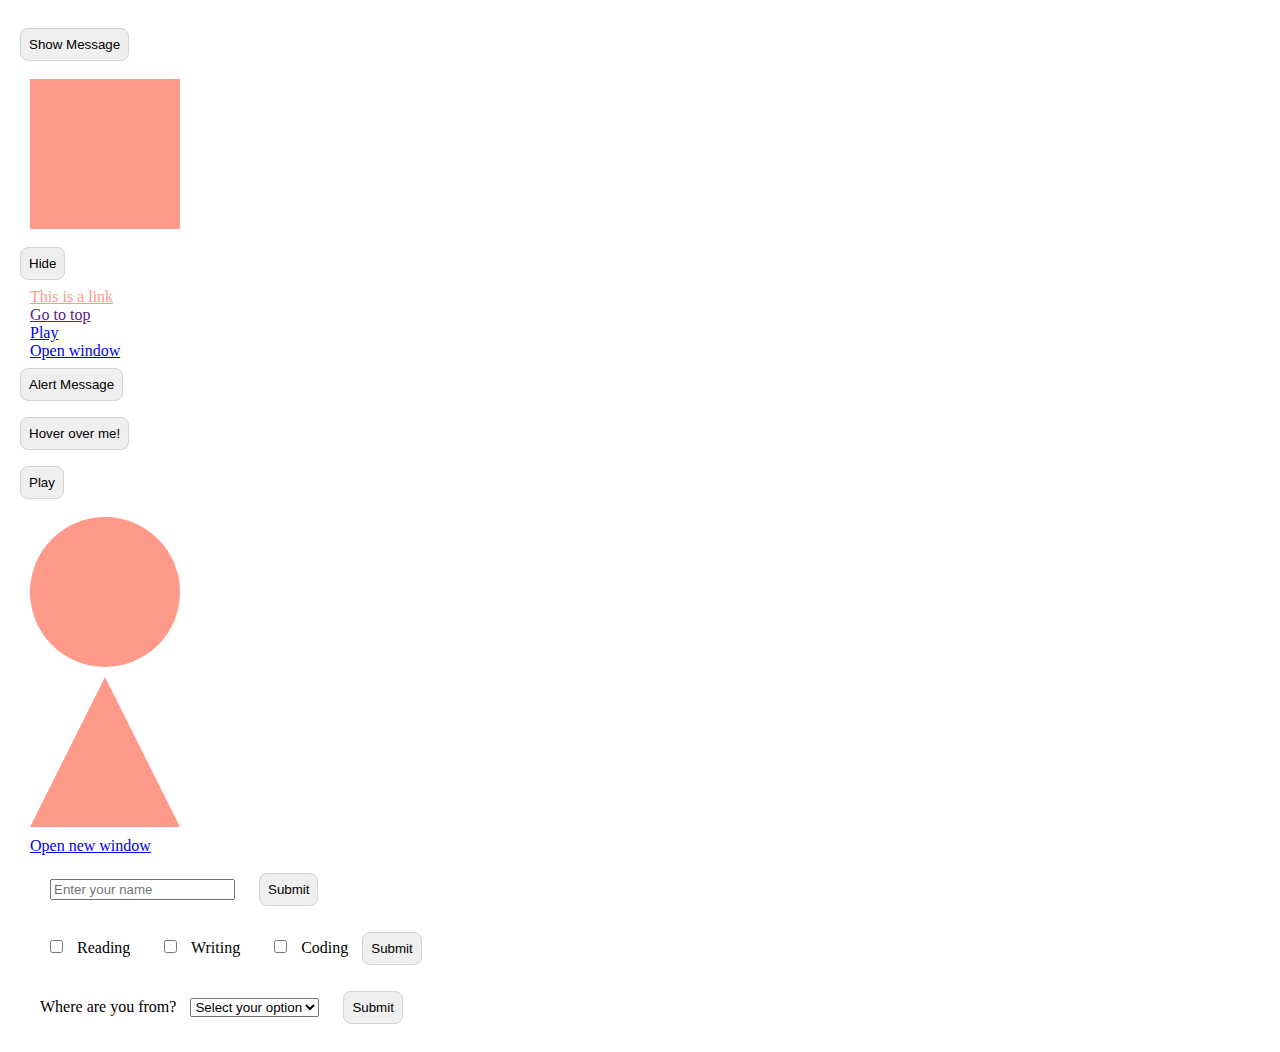
<file: JavaScript Questions/index.html>
<!DOCTYPE html>
<html lang="en">
<head>
    <meta charset="UTF-8">
    <meta name="viewport" content="width=device-width, initial-scale=1.0">
    <title>JavaScript Questions</title>
    <link rel="stylesheet" href="style.css">
</head>
<body>
    <!--------------- Chapter 46, 48 - Events --------------->
    <!-- Problem 1 -->
    <p id="msgPara"></p>
    <button id="1" onclick="displayMessage()">Show Message</button>
    <br />
    
    <!-- Problem 2 -->
    <div id="box"></div>
    <button onclick="hide()">Hide</button>
    <br />
    
    <!-- Problem 3 -->
    <a href="JavaScript:void(0)" id="link" onmouseover="changeColor()" onmouseout="originalColor()">This is a link</a>
    <br />
    
    <!-- Problem 4 -->
    <a href="" id="scrollTop" onclick="scrollToTop()">Go to top</a>
    <br />
    
    <!-- Problem 5 -->
    <a href="JavaScript:void(0)" onclick="groupSound.play()">Play</a>
    <br />
    
    <!-- Problem 6 -->
    <a href="JavaScript:void(0)" onclick="openWindow()">Open window</a>
    <br />
    
    <!-- Problem 7 -->
    <button onclick="alertMessage()">Alert Message</button>
    <br />
    
    <!-- Problem 8 -->
    <button id="hoverBtn" onmouseover="diffColorOnHover()" onmouseout="backToOirginalColor()">Hover over me!</button>
    <br />
    
    <!-- Problem 9 -->
    <button onclick="birdsSound.play()">Play</button>
    <br />
    
    <!-- Problem 10 -->
    <div id="circle" onmouseover="alertMsg()"></div>
    
    <!-- Problem 11 -->
    <div id="triangle" onmouseout="hideElement()"></div>
    
    <!-- Problem 12 -->
    <a href="#" onclick="openNewWindow()">Open new window</a>
    <br />
    

    <!--------------- Chapter 49, 50 - Reading and Setting field values --------------->

    <!-- Problem 1 -->
    <form action="JavaScript:void(0)">
        <label for="userName">
            <input type="text" placeholder="Enter your name" id="userName" />
        </label>
        <button type="submit" onclick="getUserName()">Submit</button>
    </form>
    
    <!-- Problem 2 -->
    <form action="JavaScript:void(0)">
        <label for="reading">
            <input type="checkbox" name="reading" value="reading" id="reading">
            Reading
        </label>
        <label for="writing">
            <input type="checkbox" name="writing" value="writing" id="writing">
            Writing
        </label>
        <label for="coding">
            <input type="checkbox" name="coding" value="coding" id="coding">
            Coding
        </label>
        <button type="submit" onclick="getUserHobbies()">Submit</button>
    </form>
    
    <!-- Problem 3 -->
    <form action="JavaScript:void(0)">
        <label for="country">Where are you from?
            <select name="user_country" id="country" required>
                <option value="#" selected disabled>Select your option</option>
                <option value="Pakistan">Pakistan</option>
                <option value="Japan">Japan</option>
                <option value="Australia">Australia</option>
                <option value="France">France</option>
                <option value="Other">Other</option>
            </select>
        </label>
        <button type="submit" onclick="getUserCountry()">Submit</button>
    </form>



    
</body>
<script src="app.js"></script>
</html>
</file>
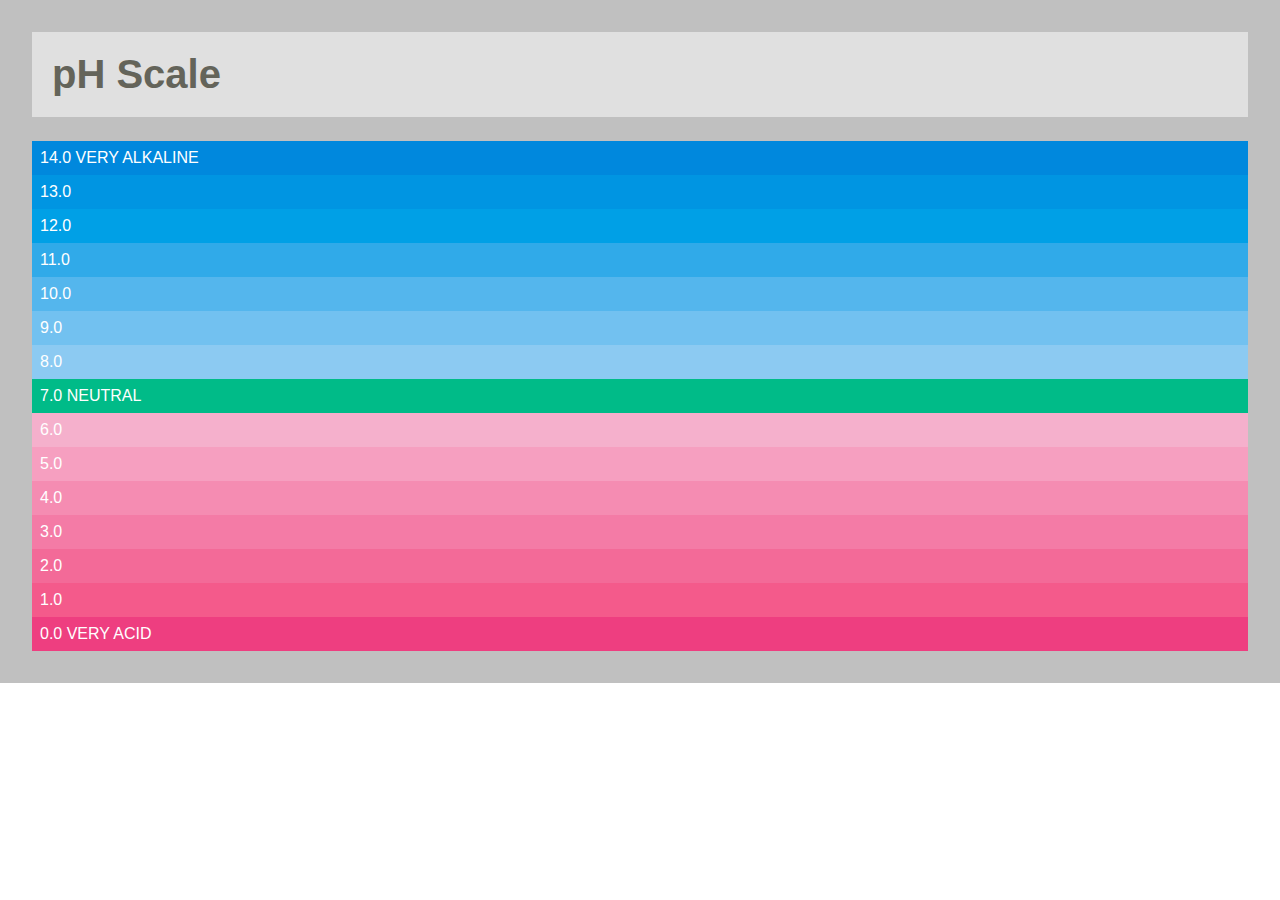
<file: Assignment 3.1 - pH Scale/public/index.html>
<!DOCTYPE html>
<html lang="en">
<head>
    <meta charset="UTF-8">
    <meta http-equiv="X-UA-Compatible" content="IE=edge">
    <meta name="viewport" content="width=device-width, initial-scale=1.0">
    <title>Color</title>
    <link rel="shortcut icon" href="./icon.png" type="image/x-icon">
    <link rel="stylesheet" href="style.css">
</head>
<body>
    <section id="main">
        <h1>pH Scale</h1>
        <p id="fourteen">14.0 Very Alkaline</p>
        <p id="thirteen">13.0</p>
        <p id="twelve">12.0</p>
        <p id="eleven">11.0</p>
        <p id="ten">10.0</p>
        <p id="nine">9.0</p>
        <p id="eight">8.0</p>
        <p id="seven">7.0 Neutral</p>
        <p id="six">6.0</p>
        <p id="five">5.0</p>
        <p id="four">4.0</p>
        <p id="three">3.0</p>
        <p id="two">2.0</p>
        <p id="one">1.0</p>
        <p id="zero">0.0 Very Acid</p>
    </section>
</body>
</html>
</file>
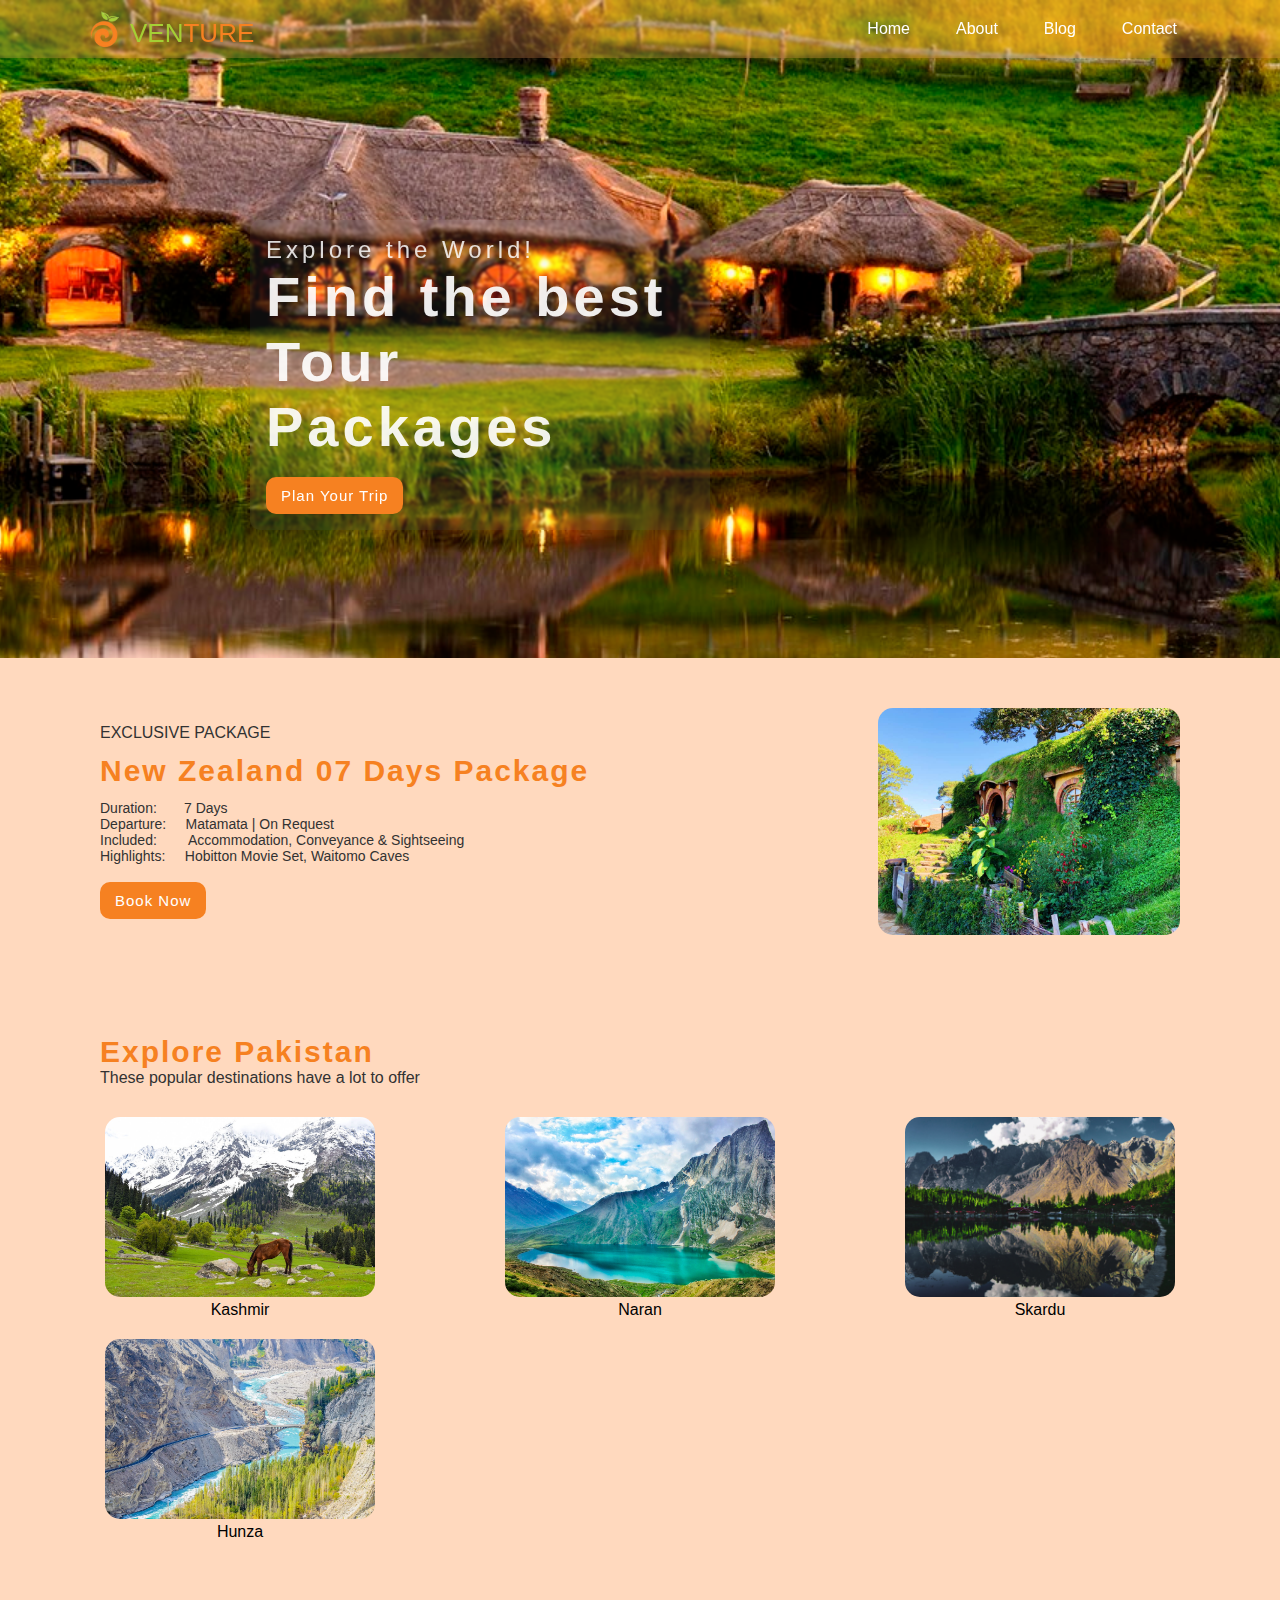
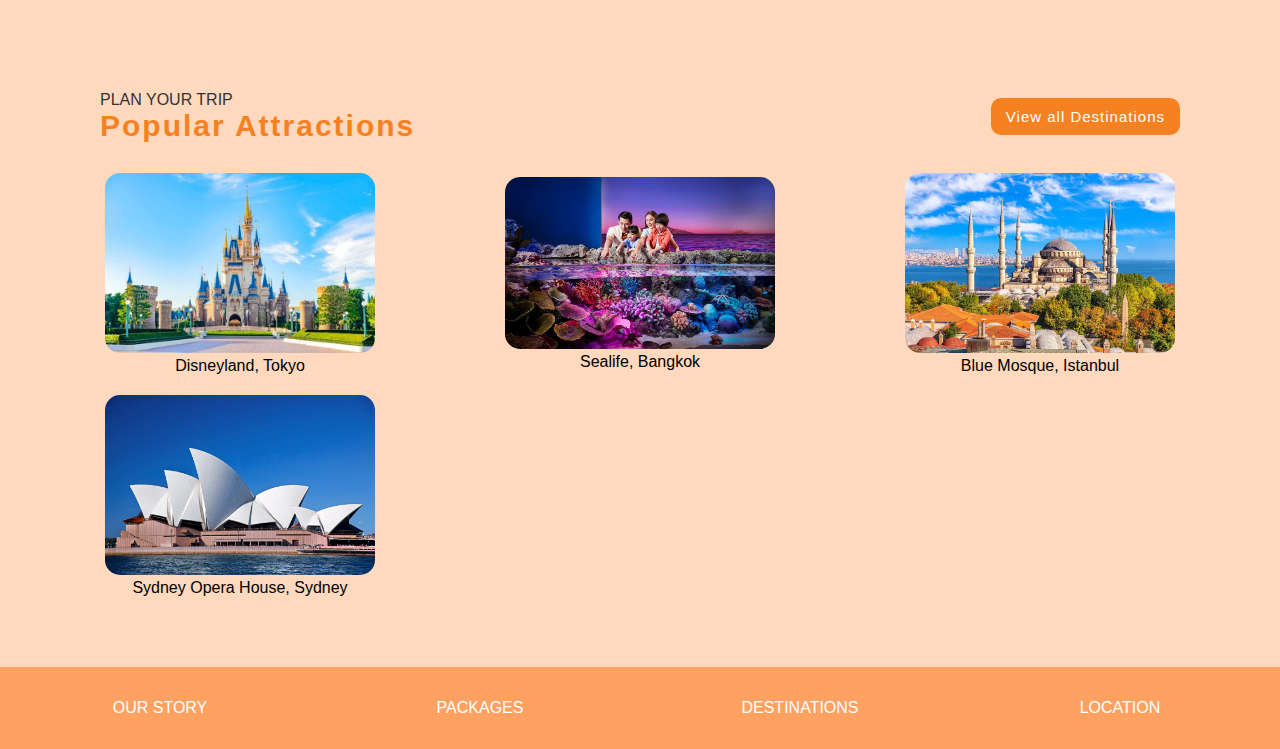
<file: Assignment 3.2 - Website Landing Page/public/index.html>
<!DOCTYPE html>
<html lang="en">
<head>
    <meta charset="UTF-8">
    <meta http-equiv="X-UA-Compatible" content="IE=edge">
    <meta name="viewport" content="width=device-width, initial-scale=1.0">
    <!-- Favicon -->
    <link rel="shortcut icon" href="./assets/logo.png" type="image/x-icon">
    <!-- External CSS -->
    <link rel="stylesheet" href="style.css">
    <!-- Font Awesome cdn -->
    <link rel="stylesheet" href="https://cdnjs.cloudflare.com/ajax/libs/font-awesome/6.4.0/css/all.min.css" integrity="sha512-iecdLmaskl7CVkqkXNQ/ZH/XLlvWZOJyj7Yy7tcenmpD1ypASozpmT/E0iPtmFIB46ZmdtAc9eNBvH0H/ZpiBw==" crossorigin="anonymous" referrerpolicy="no-referrer" />
    
    <title>Venture | Time to Explore the World</title>
</head>

<body>
    <header>
        <!-- Navigation Bar -->
        <nav>
            <!-- <div> -->
                <a href=""  class="logo">
                    <img src="./assets/logo.png" alt="logo" width="50">
                    <p><span class="green">Ven</span>ture</p>
                </a>
            <!-- </div> -->
            
            <ul class="navlinks">
                <li>
                    <a href="">Home</a>
                </li>
                <li>
                    <a href="">About</a>
                </li>
                <li>
                    <a href="">Blog</a>
                </li>
                <li>
                    <a href="">Contact</a>
                </li>
            </ul>
        </nav>
    </header>
    
    <!-- Background Image -->
    <div class="banner-box">

        <div class="heading">
            <small>Explore the World!</small>
            <p>Find the best Tour Packages</p>
            <br />
            <a href="#2"><button>Plan Your Trip</button></a>
            <!-- <button>Know More</button> -->

        </div>
    </div>

    <!-- Body -->
    <section>
        <div id="2" class="sec-2">
            <div class="para1">
                <p class="exclusive">Exclusive Package</p>
                <h2>New Zealand 07 Days Package</h2>
                <p class="small">Duration: &nbsp;&nbsp;&nbsp;&nbsp;&nbsp;&nbsp;7 Days</p>
                <p class="small">Departure: &nbsp;&nbsp;&nbsp;&nbsp;Matamata | On Request</p>
                <p class="small">Included: &nbsp;&nbsp;&nbsp;&nbsp;&nbsp;&nbsp;&nbsp;Accommodation, Conveyance & Sightseeing</p>
                <p class="small">Highlights: &nbsp;&nbsp;&nbsp;&nbsp;Hobitton Movie Set, Waitomo Caves</p>
                <!-- <p>Lorem ipsum dolor sit amet consectetur adipisicing elit. Eveniet dignissimos temporibus inventore. Facilis dolore aliquid molestias nemo illo a quisquam. Reprehenderit dicta sint illum doloremque nesciunt eligendi earum officiis quod.</p> -->
                <br />
                <button>Book Now</button>
            </div>
            
            <img src="./assets/travel.jpg" alt="travel image" width="28%">
        </div>
        

        <div class="sec-3">
            <h2>Explore Pakistan</h2>
            <p>These popular destinations have a lot to offer</p>           

            <div>
                <figure>
                    <img src="./assets/kashmir.jpg" alt="travel image" width="270">
                    <br />
                    <figcaption>Kashmir</figcaption>
                </figure>
                <figure>
                    <img src="./assets/naran.jpg" alt="travel image" width="270">
                    <br />
                    <figcaption>Naran</figcaption>
                </figure>
                <figure>
                    <img src="./assets/skardu.jpg" alt="travel image" width="270">
                    <br />
                     <figcaption>Skardu</figcaption>
                </figure>
                <!-- <figure>
                    <img src="./assets/murree.jpg" alt="travel image" width="270">
                    <br />
                     <figcaption>Murree</figcaption>
                </figure> -->
                <figure>
                    <img src="./assets/hunza.jpg" alt="travel image" width="270">
                    <br />
                     <figcaption>Hunza</figcaption>
                </figure>  
            </div>
 
        </div>
        
        
        <div class="sec-3">
            <div>
                <section>
                    <p class="exclusive">Plan your trip</p>
                    <h2>Popular Attractions</h2>
                </section>
                    
                <button>View all Destinations</button>
            </div>

            <div>
                <figure>
                    <img src="./assets/disneyland-tokyo2.webp" alt="travel image" width="270">
                    <br />
                    <figcaption>Disneyland, Tokyo</figcaption>
                </figure>
                <figure>
                    <img src="./assets/sealife-bangkok-ocean.jpg" alt="travel image" width="270">
                    <br />
                    <figcaption>Sealife, Bangkok</figcaption>
                </figure>
                <figure>
                    <img src="./assets/sultan-ahmed-mosque.webp" alt="travel image" width="270">
                    <br />
                    <figcaption>Blue Mosque, Istanbul</figcaption>
                </figure>
                <figure>
                    <img src="./assets/sydney-opera-house.webp" alt="travel image" width="270">
                    <br />
                     <figcaption>Sydney Opera House, Sydney</figcaption>
                </figure>
            </div>
            
        </div>
    </section>
    

    <!-- Footer -->
    <footer>
        <span class="footer-box">
            <i class="fa-solid fa-users"></i>
            <p>Our Story</p>
        </span>
        <span class="footer-box">
            <i class="fa-sharp fa-solid fa-box"></i>
            <p>Packages</p>
        </span>
        <span class="footer-box">
            <i class="fa-solid fa-plane-arrival"></i>
            <p>Destinations</p>
        </span>
        <span class="footer-box">
            <i class="fa-solid fa-location-dot center"></i>
            <p>Location</p>
        </span>
    </footer>
    
</body>
</html>
</file>
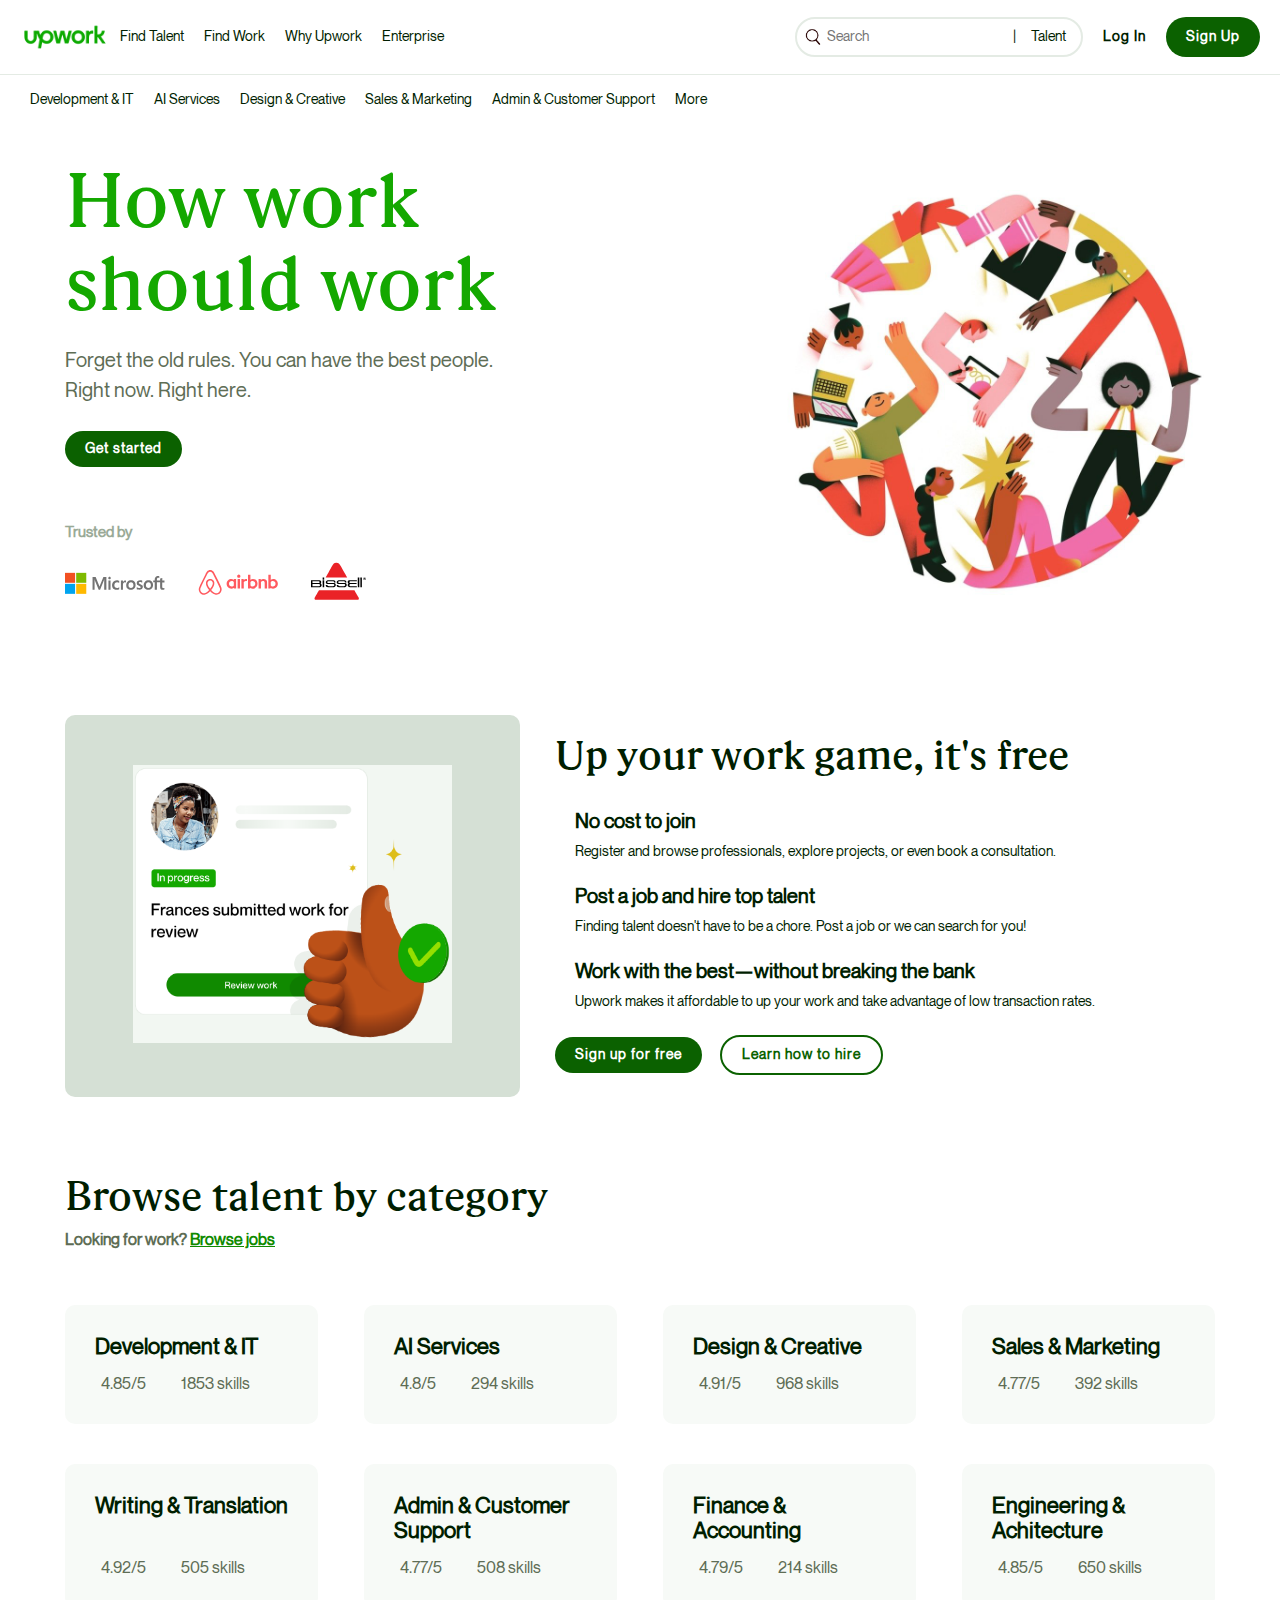
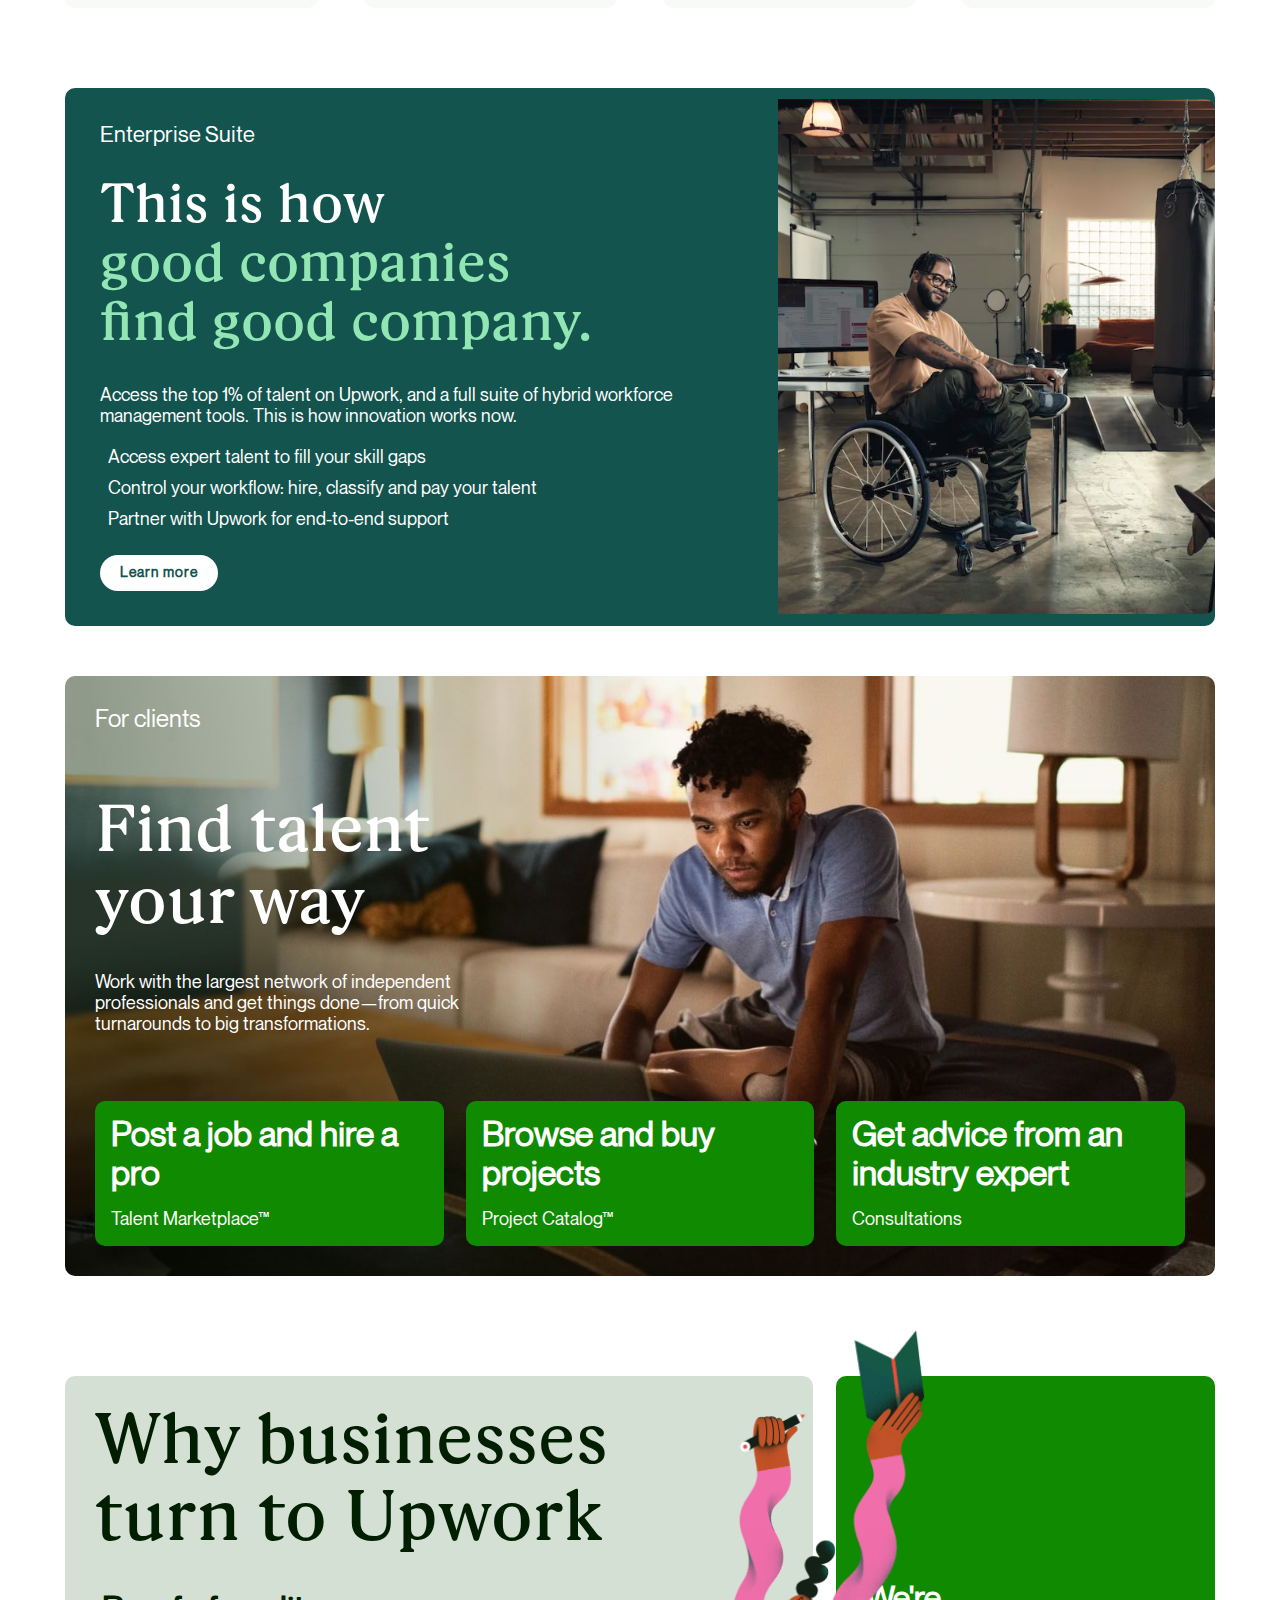
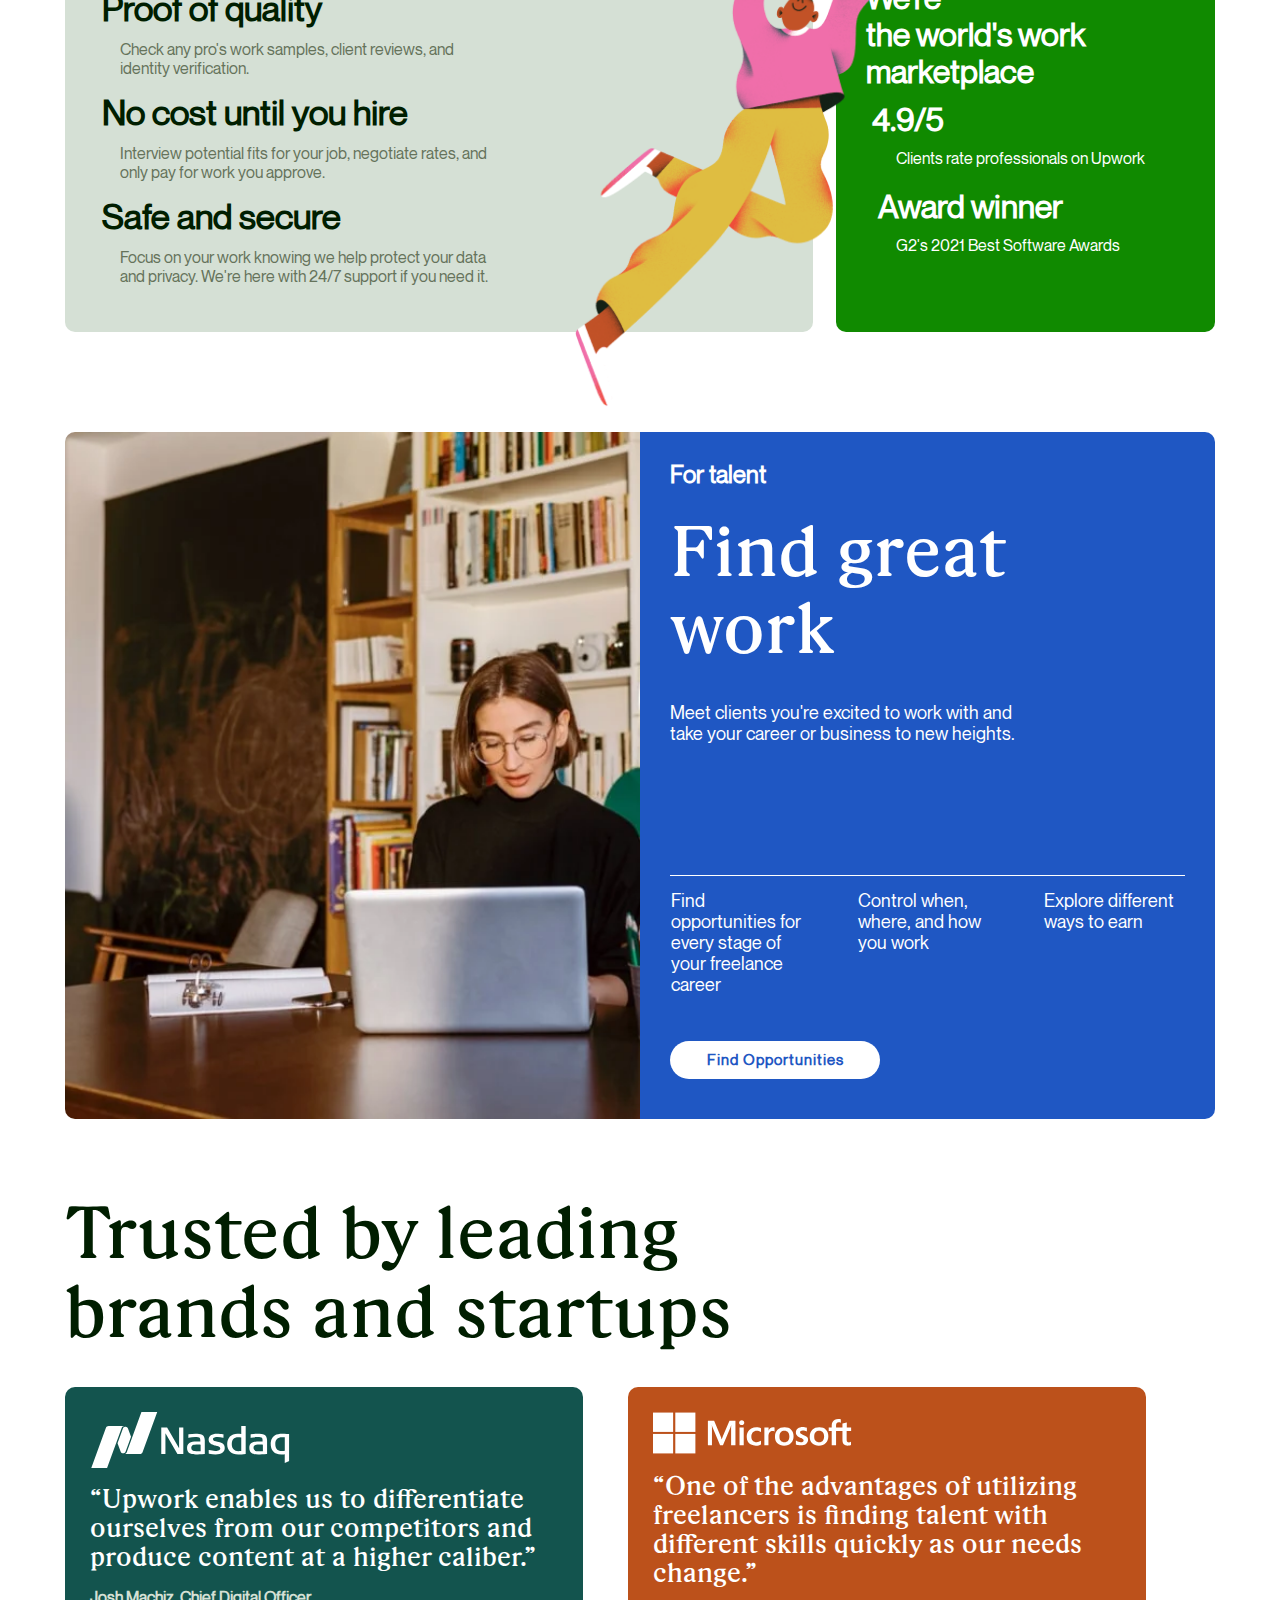
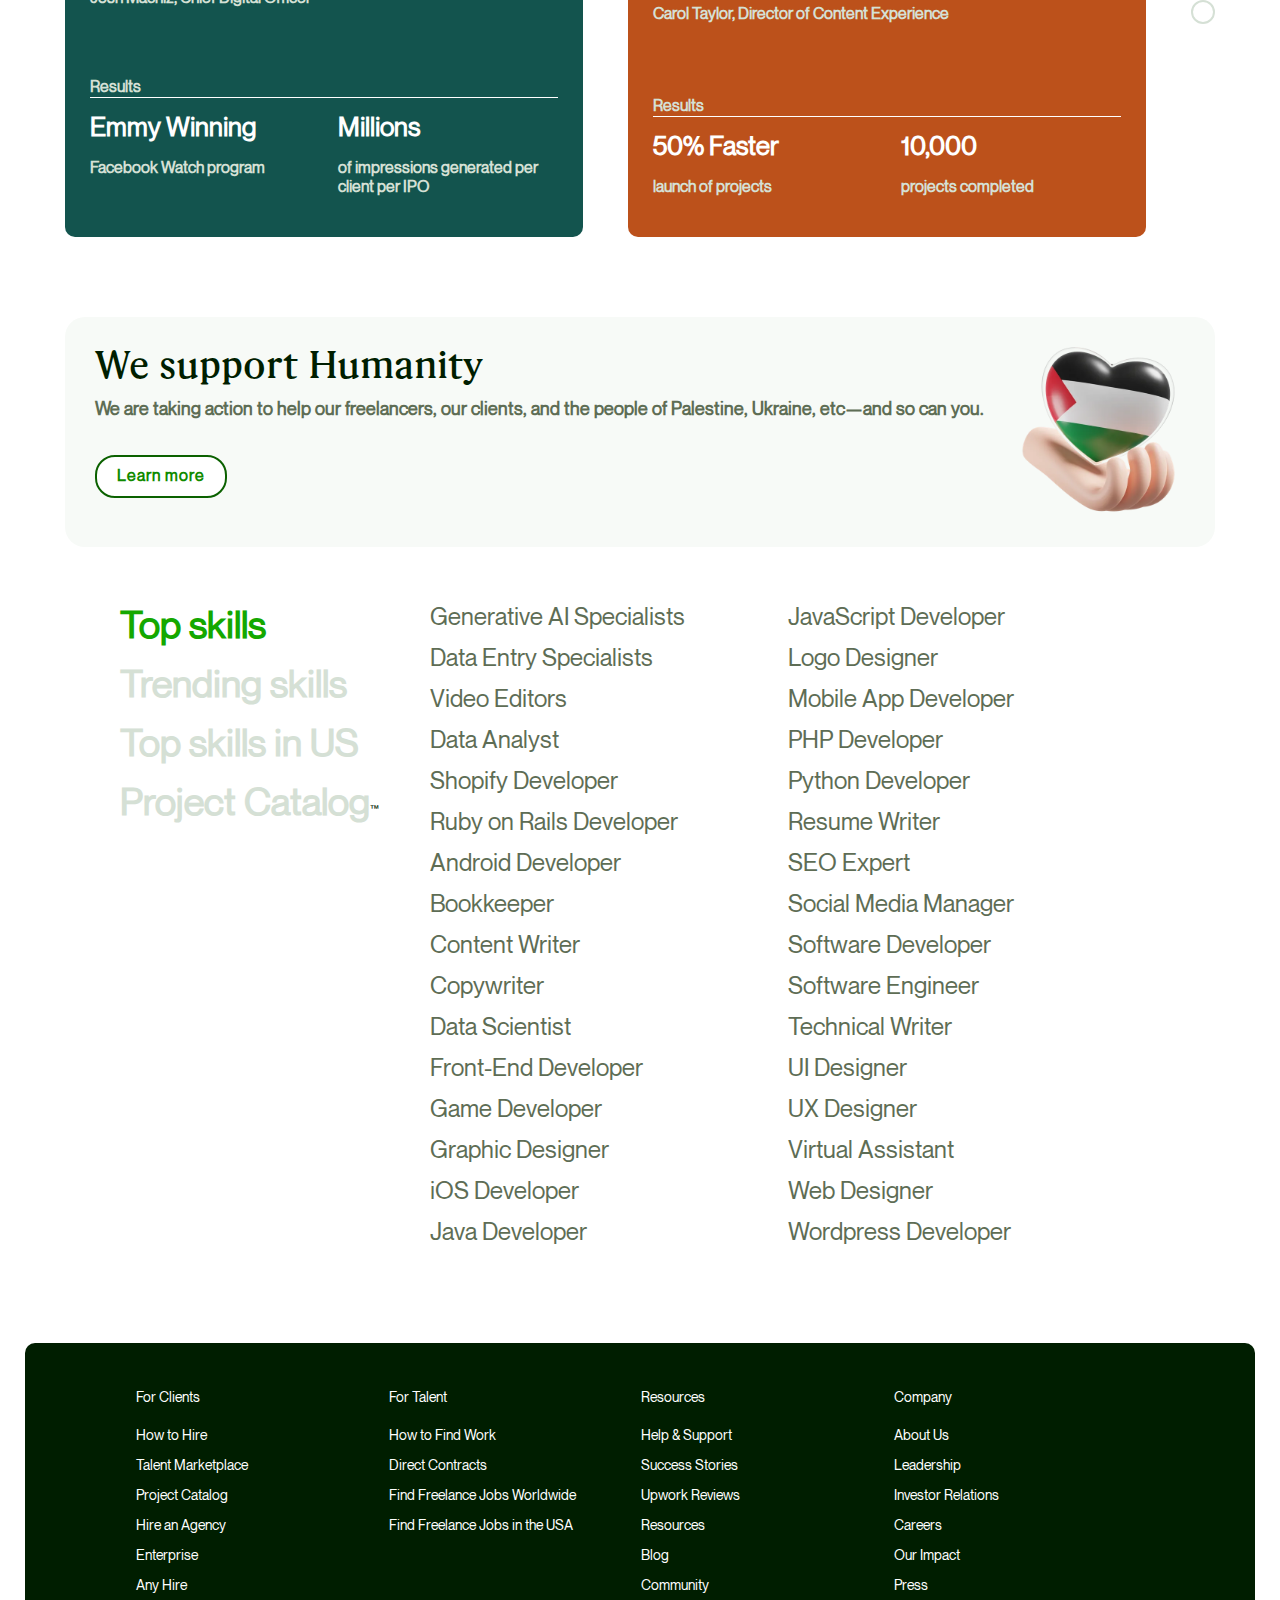
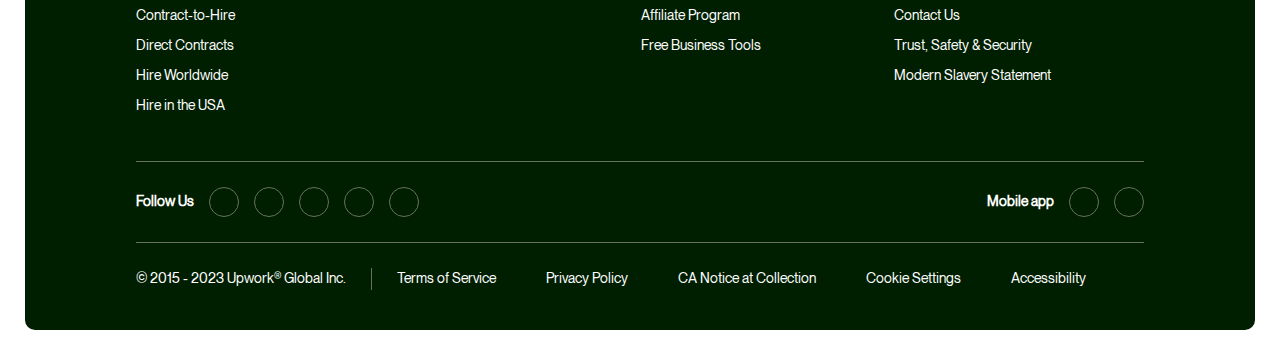
<file: Assignment 4 - Upwork.com/public/index.html>
<!DOCTYPE html>
<html lang="en">
<head>
    <meta charset="UTF-8">
    <meta name="viewport" content="width=device-width, initial-scale=1.0">
    <title>Upwork | The World's Work Marketplace</title>
    <!-- Favicon -->
    <link rel="shortcut icon" href="./assets/images/favicon.png" type="image/x-icon">

    <!-- Font Awesome cdn -->
    <link rel="stylesheet" href="https://cdnjs.cloudflare.com/ajax/libs/font-awesome/6.4.0/css/all.min.css" integrity="sha512-iecdLmaskl7CVkqkXNQ/ZH/XLlvWZOJyj7Yy7tcenmpD1ypASozpmT/E0iPtmFIB46ZmdtAc9eNBvH0H/ZpiBw==" crossorigin="anonymous" referrerpolicy="no-referrer" />

    <!-- External CSS -->
    <link rel="stylesheet" href="style.css">
</head>
<body>
    <!---------------------------- Header ---------------------------->
    <header>
        <nav class="top-nav">
            <section class="nav-sec">
                <img src="./assets/images/logo.png" alt="logo" width="90">
                <ul class="topLinks">
                    <li>Find Talent <i class="fa-solid fa-chevron-down"></i></li>
                    <li>Find Work <i class="fa-solid fa-chevron-down"></i></li>
                    <li>Why Upwork <i class="fa-solid fa-chevron-down"></i></li>
                    <li>Enterprise</li>
                </ul>
            </section>

            <section class="nav-sec">
                <div>
                    <!-- <i class="fa-solid fa-magnifying-glass"></i> -->
                    <input type="search" placeholder="Search" name="" id="">
                    <span>|</span>
                    <p>Talent <i class="fa-solid fa-chevron-down"></i></p>
                </div>
                
                <button type="button" class="login-btn">Log In</button>
                <button type="button" class="btn-1">Sign Up</button>
            </section>
        </nav>

        <nav class="nav-links">
            <ul>
                <li><a href="">Development & IT</a></li>
                <li><a href="">AI Services</a></li>
                <li><a href="">Design & Creative</a></li>
                <li><a href="">Sales & Marketing</a></li>
                <li><a href="">Admin & Customer Support</a></li>
                <li><a href="">More <i class="fa-solid fa-chevron-down"></i></a></li>
            </ul>
        </nav>
    </header>

    <!---------------------------- Mobile Header ---------------------------->
    <header class="mob-nav">
        <div>
            <i class="fa-solid fa-bars"></i>
            <img src="./assets/images/logo.png" alt="logo" width="90">
        </div>
        
        <div>
            <p>Sign Up</p>
            <i class="fa-solid fa-magnifying-glass"></i>
        </div>
    </header>
    
    
    <!---------------------------- Main Content ---------------------------->
    
    <!-- Section 1 -->
    <section class="sec-1">
        <div class="sec-1-box-1">
            <section>
                <h1>How work should work</h1>
                <p>Forget the old rules. You can have the best people.
                    Right now. Right here.</p>
                <button class="btn-1 get-started">Get started</button>
            </section>
            <section>
                <p class="trusted-by">Trusted by</p>
                <img src="./assets/images/microsoft.svg" width="100" alt="microsoft">
                <img src="./assets/images/airbnb.svg" width="80" alt="airbnb">
                <img src="./assets/images/bissell.svg" alt="bissell">
            </section>
        </div>

            <img class="globe-img" src="./assets/images/globe-2x.f4bd209.jpg" alt="globe">
            <img class="mobile-img" src="./assets/images/globe-mobile.14616ad.jpg" alt="globe">
    </section>

    
    <!-- Section 2 -->
    <section class="sec-2">
        <div class="img-box">
            <img src="./assets/images/animation-img.PNG" alt="Join us">
        </div>
        <div class="text-box">
            <h2>Up your work game, it's free</h2>
            <section>
                <i class="fa-regular fa-pen-to-square"></i>
                <div>
                    <h4>No cost to join</h4>
                    <p>Register and browse professionals, explore projects, or even book a consultation.</p>
                </div>
            </section>
            <section>
                <i class="fa-solid fa-thumbtack"></i>
                <div>
                    <h4>Post a job and hire top talent</h4>
                    <p>Finding talent doesn't have to be a chore. Post a job or we can search for you!</p>
                </div>
            </section>
            <section>
                <i class="fa-solid fa-tag"></i>
                <div>
                    <h4>Work with the best—without breaking the bank</h4>
                    <p>Upwork makes it affordable to up your work and take advantage of low transaction rates.</p>
                </div>
            </section>
            <button class="btn-1">Sign up for free</button>
            <button class="btn-2">Learn how to hire</button>
        </div>
    </section>

    <!-- Section 3 -->
    <section class="sec-3">
        <h2>Browse talent by category</h2>
        <p class="browse-jobs">Looking for work? <span>Browse jobs</span></p>
        <div class="categories-box">
            <section class="categories">
                <h3>Development & IT</h3>
                <div class="ratings-skills">
                    <i class="fa-solid fa-star"></i>
                    <p class="rating">&nbsp; 4.85/5</p>
                    <p class="skills">1853 skills</p>
                </div>
            </section>
            <section class="categories">
                <h3>AI Services</h3>
                <div class="ratings-skills">
                    <i class="fa-solid fa-star"></i>
                    <p class="rating">&nbsp; 4.8/5</p>
                    <p class="skills">294 skills</p>
                </div>
            </section>
            <section class="categories">
                <h3>Design & Creative</h3>
                <div class="ratings-skills">
                    <i class="fa-solid fa-star"></i>
                    <p class="rating">&nbsp; 4.91/5</p>
                    <p class="skills">968 skills</p>
                </div>
            </section>
            <section class="categories">
                <h3>Sales & Marketing</h3>
                <div class="ratings-skills">
                    <i class="fa-solid fa-star"></i>
                    <p class="rating">&nbsp; 4.77/5</p>
                    <p class="skills">392 skills</p>
                </div>
            </section>
            <section class="categories">
                <h3>Writing & Translation</h3>
                <div class="ratings-skills">
                    <i class="fa-solid fa-star"></i>
                    <p class="rating">&nbsp; 4.92/5</p>
                    <p class="skills">505 skills</p>
                </div>
            </section>
            <section class="categories">
                <h3>Admin & Customer Support</h3>
                <div class="ratings-skills">
                    <i class="fa-solid fa-star"></i>
                    <p class="rating">&nbsp; 4.77/5</p>
                    <p class="skills">508 skills</p>
                </div>
            </section>
            <section class="categories">
                <h3>Finance & Accounting</h3>
                <div class="ratings-skills">
                    <i class="fa-solid fa-star"></i>
                    <p class="rating">&nbsp; 4.79/5</p>
                    <p class="skills">214 skills</p>
                </div>
            </section>
            <section class="categories">
                <h3>Engineering & Achitecture</h3>
                <div class="ratings-skills">
                    <i class="fa-solid fa-star"></i>
                    <p class="rating">&nbsp; 4.85/5</p>
                    <p class="skills">650 skills</p>
                </div>
            </section>
        </div>
    </section>
    
    <!-- Section 4 -->
    <section class="sec-4">
        <img class="enterprise-img-top" src="./assets/images/enterprise.PNG" alt="enterprise">
        <div>
            <h3>Enterprise Suite</h3>
            <h1>This is how <br class="new-line" /><span>good companies<br class="new-line" /> find good company.</span></h1>
            <p>Access the top 1% of talent on Upwork, and a full suite of hybrid workforce management tools. This is how innovation works now.</p>
            
            <ul>
                <li>
                    <i class="fa-solid fa-screwdriver-wrench"></i> &nbsp; 
                    Access expert talent to fill your skill gaps
                </li>
                
                <li>
                    <i class="fa-solid fa-toolbox"></i> &nbsp; 
                    Control your workflow: hire, classify and pay your talent
                </li>
                
                <li>
                    <i class="fa-solid fa-headset"></i> &nbsp; 
                    Partner with Upwork for end-to-end support
                </li>
            </ul>
            <button class="btn-2 btn-3">Learn more</button>
        </div>

        <img class="enterprise-img" src="./assets/images/enterprise-small.PNG" alt="enterprise">
    </section>

    <!-- Section 5 -->
    <section class="sec-5">

        <div id="main-box">
            <p>For clients</p>

            <div>
                
                <h1>Find talent<br /> your way</h1>
                <p>Work with the largest network of independent professionals and get things done—from quick turnarounds to big transformations.</p>
                
            </div>
            <section id="boxes">
                <div>
                    <h2>Post a job and hire a pro</h2>
                    <p>Talent Marketplace&trade; <i class="fa-solid fa-arrow-right"></i></p>
                </div>
                <div>
                    <h2>Browse and buy projects</h2>
                    <p>Project Catalog&trade; <i class="fa-solid fa-arrow-right"></i></p>
                </div>
                <div>
                    <h2>Get advice from an industry expert</h2>
                    <p>Consultations <i class="fa-solid fa-arrow-right"></i></p>
                </div>
            </section>
        </div>
    </section>

    <!-- Section 6 -->
    <section class="sec-6">
        <div class="lefttext">
            <h1>
                Why businesses<br />turn to Upwork
            </h1>
            <div class="textbox">
                <h3>
                    <!-- <i class="fa-solid fa-circle-star"></i> -->
                    <i class="fa-solid fa-circle-check"></i> &nbsp;Proof of quality
                </h3>
                <p>
                    Check any pro's work samples, client reviews, and identity verification.
                </p>
                <h3>
                    <!-- <i class="fa-solid fa-circle-dollar"></i> -->
                    <i class="fa-solid fa-circle-check"></i> &nbsp;No cost until you hire
                </h3>
                <p>
                    Interview potential fits for your job, negotiate rates, and only pay for work you approve.
                </p>
                <h3>
                    <i class="fa-solid fa-circle-check"></i> &nbsp;Safe and secure
                </h3>
                <p>
                    Focus on your work knowing we help protect your data and privacy. We&apos;re here with 24/7 support
                    if you need it.
                </p>
            </div>
        </div>
        <div class="imgdiv">
            <img src="./assets/images/reaching-person-1x.1ca8859.png" alt="reaching-person">

        </div>
        <div class="righttext">
            <h2>
                We&apos;re <br />the world&apos;s work marketplace
            </h2>
            <h3>
                <i class="fa-solid fa-star"></i>&nbsp;4.9/5
            </h3>
            <p>
                Clients rate professionals on Upwork
            </p>
            <h3>
                <i class="fa-solid fa-award"></i>&nbsp;&nbsp;Award winner
            </h3>
            <p>
                G2&apos;s 2021 Best Software Awards
            </p>
        </div>
    </section>

    <!-- Section 7 -->
    <section class="sec-7">
        <div class="image7">

        </div>
        <div class="text7">
            <div class="top7">
                <h3>
                    For talent
                </h3>
                <h1>
                    Find great work
                </h1>
                <p>
                    Meet clients you&apos;re excited to work with and take your career or business to new heights.
                </p>
            </div>
            <div class="bottom7">
                <p>
                    Find opportunities for every stage of your freelance career
                </p>
                <p>
                    Control when, where, and how you work
                </p>
                <p>
                    Explore different ways to earn
                </p>
            </div>
            <button>Find Opportunities</button>
        </div>
    </section>

    <!-- Section 8 -->
    <section class="sec-8">
        <h1>Trusted by leading<br class="new-line8" />
            brands and startups</h1>

        <div class="boxes8">
            <section class="box8 box-1">
                <div>
                    <img src="./assets/images/nasdaq.svg" alt="nasdaq" width="200">
                    <h3>“Upwork enables us to differentiate ourselves from our competitors and produce content at a higher caliber.”</h3>
                    <p class="author">Josh Machiz, Chief Digital Officer</p>
                </div>
                <div>
                    <p class="results">Results</p>
                    <section class="last8">
                        <span>
                            <h3>Emmy Winning</h3>
                            <p>Facebook Watch program</p>
                        </span>
                        <span>
                            <h3>Millions</h3>
                            <p>of impressions generated per client per IPO</p>
                        </span>
                    </section>
                </div>
            </section>
            
            <section class="box8 box-2">
                <div>
                    <img src="./assets/images/microsoft-light.svg" alt="microsoft" width="200">
                    <h3>“One of the advantages of utilizing freelancers is finding talent with different skills quickly as our needs change.”</h3>
                    <p class="author">Carol Taylor, Director of Content Experience</p>
                </div>
                <div>
                    <p class="results">Results</p>
                    <section class="last8">
                        <span>
                            <h3>50% Faster</h3>
                            <p>launch of projects</p>
                        </span>
                        <span>
                            <h3>10,000</h3>
                            <p>projects completed</p>
                        </span>
                    </section>
                </div>
            </section>

            <section class="arrow">
                <i class="fa-solid fa-arrow-right"></i>
            </section>
        </div>
    </section>

    <!-- Section 9 -->
    <section class="sec-9">
        <div>
            <h3>We support Humanity</h3>
            <p>We are taking action to help our freelancers, our clients, and the people of Palestine, Ukraine, etc—and so can you.</p>
            <button class="btn-2">Learn more</button>
        </div>
        <img src="./assets/images/support.webp" alt="support" width="170">
    </section>

    <!-- Section 10 -->
    <section class="sec-10">
        <div class="list1">
            <ul>
                <strong>
                    <li class="active"><a href="">Top skills</a></li>
                    <li><a href="">Trending skills</a></li>
                    <li><a href="">Top skills in US</a></li>
                    <li><a href="">Project Catalog<span class="tm">&trade;</span></a></li>
                </strong>
            </ul>
        </div>
        <span class="mob">
            <div class="list2">
                <ul>
                    <li><a href="">Generative AI Specialists</a></li>
                    <li><a href="">Data Entry Specialists</a></li>
                    <li><a href="">Video Editors</a></li>
                    <li><a href="">Data Analyst</a></li>
                    <li><a href="">Shopify Developer</a></li>
                    <li><a href="">Ruby on Rails Developer</a></li>
                    <li><a href="">Android Developer</a></li>
                    <li><a href="">Bookkeeper</a></li>
                    <li><a href="">Content Writer</a></li>
                    <li><a href="">Copywriter</a></li>
                    <li><a href="">Data Scientist</a></li>
                    <li><a href="">Front-End Developer</a></li>
                    <li><a href="">Game Developer</a></li>
                    <li><a href="">Graphic Designer</a></li>
                    <li><a href="">iOS Developer</a></li>
                    <li><a href="">Java Developer</a></li>
                </ul>
            </div>
            <div class="list3">
                <ul>
                    <li><a href="">JavaScript Developer</a></li>
                    <li><a href="">Logo Designer</a></li>
                    <li><a href="">Mobile App Developer</a></li>
                    <li><a href="">PHP Developer</a></li>
                    <li><a href="">Python Developer</a></li>
                    <li><a href="">Resume Writer</a></li>
                    <li><a href="">SEO Expert</a></li>
                    <li><a href="">Social Media Manager</a></li>
                    <li><a href="">Software Developer</a></li>
                    <li><a href="">Software Engineer</a></li>
                    <li><a href="">Technical Writer</a></li>
                    <li><a href="">UI Designer</a></li>
                    <li><a href="">UX Designer</a></li>
                    <li><a href="">Virtual Assistant</a></li>
                    <li><a href="">Web Designer</a></li>
                    <li><a href="">Wordpress Developer</a></li>
                </ul>
            </div>
        </span>
    </section>


    <!---------------------------- Footer ---------------------------->
    <footer>
        <section class="footer">
            <div class="lists">
                <section class="li-1">
                    <ul>
                        <li class="heading">For Clients</li>
                        <li><a href="">How to Hire</a></li>
                        <li><a href="">Talent Marketplace</a></li>
                        <li><a href="">Project Catalog</a></li>
                        <li><a href="">Hire an Agency</a></li>
                        <li><a href="">Enterprise</a></li>
                        <li><a href="">Any Hire</a></li>
                        <li><a href="">Contract-to-Hire</a></li>
                        <li><a href="">Direct Contracts</a></li>
                        <li><a href="">Hire Worldwide</a></li>
                        <li><a href="">Hire in the USA</a></li>
                    </ul>
                </section>
                <section class="li-2">
                    <ul>
                        <li class="heading">For Talent</li>
                        <li><a href="">How to Find Work</a></li>
                        <li><a href="">Direct Contracts</a></li>
                        <li><a href="">Find Freelance Jobs Worldwide</a></li>
                        <li><a href="">Find Freelance Jobs in the USA</a></li>
                    </ul>
                </section>
                <section class="li-3">
                    <ul>
                        <li class="heading">Resources</li>
                        <li><a href="">Help & Support</a></li>
                        <li><a href="">Success Stories</a></li>
                        <li><a href="">Upwork Reviews</a></li>
                        <li><a href="">Resources</a></li>
                        <li><a href="">Blog</a></li>
                        <li><a href="">Community</a></li>
                        <li><a href="">Affiliate Program</a></li>
                        <li><a href="">Free Business Tools</a></li>
                    </ul>
                </section>
                <section class="li-4">
                    <ul>
                        <li class="heading">Company</li>
                        <li><a href="">About Us</a></li>
                        <li><a href="">Leadership</a></li>
                        <li><a href="">Investor Relations</a></li>
                        <li><a href="">Careers</a></li>
                        <li><a href="">Our Impact</a></li>
                        <li><a href="">Press</a></li>
                        <li><a href="">Contact Us</a></li>
                        <li><a href="">Trust, Safety & Security</a></li>
                        <li><a href="">Modern Slavery Statement</a></li>
                    </ul>
                </section>
            </div>

            <!-- for mobile -->
            <div class="mob-li">
                <div>
                    <p>
                        <a href="">For Clients</a>
                    </p>
                    <p>
                        <a><i class="fa-solid fa-angle-down"></i></a>
                    </p>
                </div>
                <div>
                    <p>
                        <a href="">For Talent</a>
                    </p>

                    <p>
                        <a><i class="fa-solid fa-angle-down"></i></a>
                    </p>
                </div>
                <div>
                    <p>
                        <a href="">Resources</a>
                    </p>

                    <p>
                        <a><i class="fa-solid fa-angle-down"></i></a>
                    </p>
                </div>
                <div>
                    <p><a href="">Company</a></p>

                    <p>
                        <a><i class="fa-solid fa-angle-down"></i></a>
                    </p>
                </div>
            </div>

            <div class="follow">
                <div class="follow1">
                    <div class="para">
                        <p>
                            Follow Us
                        </p>
                    </div>
                    <div class="icons">
                        <a href="https://www.facebook.com/" target="_blank">
                            <div class="iconbox">
                                <i class="fa-brands fa-facebook-f"></i>
                            </div>
                        </a>
                        <a href="https://www.linkedin.com/" target="_blank">
                            <div class="iconbox">
                                <i class="fa-brands fa-linkedin-in"></i>
                            </div>
                        </a>
                        <a href="https://www.twitter.com/" target="_blank">
                            <div class="iconbox">
                                <i class="fa-brands fa-twitter"></i>
                            </div>
                        </a>
                        <a href="https://www.youtube.com/" target="_blank">
                            <div class="iconbox">
                                <i class="fa-brands fa-youtube"></i>
                            </div>
                        </a>
                        <a href="https://www.instagram.com/" target="_blank">
                            <div class="iconbox">
                                <i class="fa-brands fa-instagram"></i>
                            </div>
                        </a>
                    </div>
                </div>
                <div class="follow1">
                    <p>
                        Mobile app
                    </p>
                    <div class="icons">
                        <a href="https://apps.apple.com/" target="_blank">
                            <div class="iconbox">
                                <i class="fa-brands fa-apple"></i>
                            </div>
                        </a>
                        <a href="https://play.google.com/" target="_blank">
                            <div class="iconbox">
                                <i class="fa-brands fa-android"></i>
                            </div>
                        </a>
                    </div>
                </div>
            </div>
            <div class="last">
                <p> &#169; 2015 - 2023 Upwork&#174; Global Inc.</p>
                <ul>
                    <li><a href="">Terms of Service</a></li>
                    <li><a href="">Privacy Policy</a></li>
                    <li><a href="">CA Notice at Collection</a></li>
                    <li><a href="">Cookie Settings</a></li>
                    <li><a href="">Accessibility</a></li>
                </ul>
            </div>

        </section>
    </footer>

    
</body>
</html>
</file>
<file: JavaScript Questions/style.css>
* {
    margin: 10px;
}

button {
    margin: 8px 0;
    padding: 8px;
    border: 1px solid lightgrey;
    border-radius: 8px;
}

#box {
    width: 150px;
    height: 150px;
    background-color: #ff9a8a;
}

#link {
    color: #ff9a8a;
}

#circle {
    width: 150px;
    height: 150px;
    background-color: #ff9a8a;
    border-radius: 50%;
}

#triangle {
    width: 0;
	height: 0;
	border-left: 75px solid transparent;
	border-right: 75px solid transparent;
	border-bottom: 150px solid #ff9a8a;
}
</file>
<file: Assignment 3.1 - pH Scale/public/style.css>
* {
    margin: 0;
    padding: 0;
    box-sizing: border-box;
    font-family: sans-serif, 'Lucida Sans', 'Lucida Sans Regular', 'Lucida Grande', 'Lucida Sans Unicode', Geneva, Verdana;
}

#main {
    padding: 2em;
    background-color: #C0C0C0;
}

h1 {
    margin-bottom: 0.6em;
    padding: .5em;
    background-color: #E0E0E0;
    font-size: 2.5em;
    color: #64645A;
}

p {
    padding: .5em;
    color: #ffffff;
    text-transform: uppercase;
}

#fourteen {
    background-color: #0088dd;
}

#thirteen {
    background-color: #0095e2;
}

#twelve {
    background-color: #00a0e6;
}

#eleven {
    background-color: #30aae9;
}

#ten {
    background-color: #54b6ed;
}

#nine {
    background-color: #72c1f0;
}

#eight {
    background-color: #8ccaf2;
}

#seven {
    background-color: #00bb88;
}

#six {
    background-color: #f5b0cc;
}

#five {
    background-color: #f69fc0;
}

#four {
    background-color: #f58cb2;
}

#three {
    background-color: #f47ba6;
}

#two {
    background-color: #f36a98;
}

#one {
    background-color: #f45a8b;
}

#zero {
    background-color: #ee3e80;
}
</file>
<file: Assignment 3.2 - Website Landing Page/public/style.css>
* {
    margin: 0;
    padding: 0;
    box-sizing: border-box;
    font-family: 'Segoe UI', Tahoma, Geneva, Verdana, sans-serif;
}

/* Header */
header {
    position: sticky;
    top: 0;
    z-index: 1;
}

/* Navgation Bar */
nav {
    background-color: #FFA26140;
    backdrop-filter: blur( 1px );
    display: flex;
    justify-content: space-between;
    padding: 0 80px;

}

.logo {
    display: flex;
    align-items: center;
    /* filter: drop-shadow(0em 0em .5em #edebeb); */
}

.logo p {
    padding: 8px 0 0 0;
    color: #F68121;
    text-transform: uppercase;
    font-size: 26px;
}

.logo .green {
    color: #A5CF34;
}

ul {
    list-style: none;
}

li {
    margin: 8px;
    padding: 12px 15px;
    /* background-color: #FFA26140; */
    list-style: none;
    border-radius: 15px;
    transition: .5s;
}

li:hover {
    background-color: #FFA261;
}

a {
    color: #ffffff;
    text-decoration: none;
}

.navlinks {
    display: flex;
    align-items: center;
}

/* Background Image */
.banner-box {
    background-image: url('./assets/banner.jpg');
    background-position: center;
    background-repeat: no-repeat;
    background-size: cover;
    background-attachment: fixed;
    height: 670px;
    margin-top: -70px;
}

.banner-box .heading {
    position: absolute;
    top: 220px;
    left: 250px;
    max-width: 460px;
    padding: 1em;
    background: #ffffff0d;
    box-shadow: 0 8px 32px 0 #f6812112;
    backdrop-filter: blur( .8px );
    -webkit-backdrop-filter: blur( .8px );
    border-radius: 10px;
    letter-spacing: 4px;
}

.banner-box .heading small {
    font-size: 1.5em;
    color: #ffffffd6;
}

.banner-box .heading p {
    font-size: 3.5em;
    font-weight: bold;
    color: #ffffffea;
}

/* Body */
section {
    background-color: #FFD9BE;
}

.sec-2 {
    display: flex;
    justify-content: space-between;
    align-items: center;
    padding: 50px 100px;
}

img {
    border-radius: 15px;
}

.para1 {
    padding: 0 150px 0 0;
}

p {
    color: #323232;
}

.exclusive {
    text-transform: uppercase;
}

section h1 {
    text-align: center;
    color: #F68121;
    font-size: 42px;
}

.para1 h2 {
    padding: 12px 0;
    color: #F68121;
    font-size: 30px;
    letter-spacing: 2px;
}

.small {
    font-size: 14px;
}

button {
    background-color: #F68121;
    color: #ffffff;
    padding: 10px 15px;
    border: none;
    border-radius: 10px;
    letter-spacing: 1px;
    font-weight: 500;
    font-size: 15px;
    transition: .5s;
}

button:hover {
    background-color: #fff;
    /* border: 3px solid #ff7300; */
    color: #ff7300;
}

.sec-3 {
    padding: 50px 100px;
}

.sec-3 h2 {
    color: #F68121;
    font-size: 30px;
    letter-spacing: 2px;
}

.sec-3 div {
    display: flex;
    justify-content: space-between;
    align-items: center;
    margin-top: 30px;
    flex-wrap: wrap;
}

figure {
    text-align: center;
    margin: 0 5px 20px 5px;
}


/* Footer */
footer {
    display: flex;
    background-color: #FFD9BE;
    text-transform: uppercase;
}

.footer-box {
    display: inline-block;
    padding: 2em;
    text-align: center;
    width: 25%;
    background-color: #FFA261;
    color: #fff;
}

footer p {
    color: #fff;
}

.footer-box i {
    font-size: 20px;
    padding-bottom: 10px;
}
</file>
<file: Assignment 4 - Upwork.com/public/style.css>
@font-face {
    font-family: "neue-montreal";
    src: url(./assets/fonts/neue-montreal-regular.woff2);
}
@font-face {
    font-family: "rza-regular";
    src: url(./assets/fonts/rza-regular.woff2);
}

:root {
    --primary: #14A800;
    --green: #108A00;
    --mediumGreen: #0b6100;
    --dark: #001e00;
    --lightGreen: #91e6b3;
    --darkGreen: #13544e;
    --blue: #1F57C3;
    --orangeBrown: #bc511b;
    --grey: #E4EBE4;
    --textGrey: #5e6d55;
    --lightgrey: #F7FAF7;
    --moreGrey: #9aaa97;
    --sec2Grey: #d5e0d5;
    --white: #ffffff;
    --black: #000000;
    --transparent: transparent;
  }
  

* {
    margin: 0;
    padding: 0;
    box-sizing: border-box;
    font-family: "neue-montreal";
    font-size: 14px;
    color: var(--dark);
}

/* ---------------------------- Header ---------------------------- */

header {
    position: sticky;
    top: 0;
    z-index: 1;
    background-color: var(--white);
}

nav {
    padding: 17px 20px;
}

nav, nav ul, .sec-4 ul {
    display: flex;
    align-items: center;
    justify-content: space-between;
}

.nav-sec {
    display: flex;
}

li {
    list-style: none;
    padding: 0 10px;
    cursor: pointer;
}

a {
    text-decoration: none;
}

.top-nav li:hover {
    color: var(--primay);
}

.nav-links li:hover {
    text-decoration: underline;
}

nav i {
    vertical-align: middle;
    font-size: 8px;
    color: var(--black);
}

nav div {
    border-radius: 30px;
    border: 2px solid var(--grey);
    display: flex;
    align-items: center;
}

nav div input[type=search] {
    background-image: url('./assets/images/search-icon.png');
    background-size: 20px;
    background-repeat: no-repeat;
    background-position-x: 6px;
    background-position-y: center;
    border: none;
    border-radius: 30px;
    background-color: var(--transparent);
    padding: 10px 10px 10px 30px;
}

nav div:hover {
    background-color: var(--grey);
}

nav div:hover span {
    visibility: hidden;
}

nav div input[type=search]:hover {
    background-color: var(--lightgrey);
}

nav div p {
    border-radius: 30px;
    padding: 10px 15px;
}

nav div p:hover {
    background-color: var(--lightgrey);
}

button {
    padding: 10px 20px;
    border-radius: 20px;
    border: none;
    font-weight: bold;
    letter-spacing: 1px;
    cursor: pointer;
}

.btn-1 {
    color: var(--white);
    background-color: var(--mediumGreen);
}

button.btn-1:hover {
    background-color: var(--green);
}

.btn-2 {
    background-color: var(--white);
    color: var(--mediumGreen);
    font-weight: bold;
    border: 2px solid var(--mediumGreen);
}

.login-btn {
    color: var(--dark);
    background-color: var(--transparent);
}

.top-nav {
    border-bottom: 0.5px solid var(--grey);
}



/* ---------------------------- Mobile Header ---------------------------- */

.mob-nav {
    display: none;
    border-bottom: 0.5px solid var(--grey);
}
.mob-nav {
    justify-content: space-between;
    align-items: center;
}
.mob-nav div {
    display: flex;
    
}
.mob-nav i {
    margin: 20px 20px;
    font-size: 20px;
}
.mob-nav p {
    margin: 20px 0;
}
.mob-nav img {
    margin: 15px 0;
}



/* ---------------------------- Main Content ---------------------------- */

/* Section 1 */
.sec-1, .sec-2 {
    display: flex;
    justify-content: space-between;
    align-items: center;
    padding: 10px 65px;
}

.sec-1 {
    padding: 35px 65px;

}

.sec-1-box-1 {
    max-width: 450px;
}

.sec-1 h1 {
    font-family: "rza-regular";
    font-weight: normal;
    font-size: 75px;
    color: var(--primary);
    margin-bottom: 15px;
}

.sec-1 p {
    font-size: 20px;
    color: var(--textGrey);
    margin-bottom: 25px;
    line-height: 30px;
}

.sec-1 .get-started {
    margin-bottom: 50px;
    
}

.sec-1 .trusted-by {
    font-size: 15px;
    color: var(--moreGrey);
    font-weight: bold;
    margin-bottom: 15px;
}

.sec-1 section img {
    margin-right: 30px;
}

.sec-1 img {
    max-width: 450px;
}

.sec-1 .mobile-img {
    display: none;
}


/* Section 2 */
.sec-2 {
    justify-content: flex-start;
    margin: 60px 0;
}

.sec-2 .img-box {
    border-radius: 10px;
    padding: 50px;
    background-color: var(--sec2Grey);
    width: 40%;
    text-align: center;
}

.sec-2 .img-box img {
    width: 90%;
}

.sec-2 .text-box {
    flex-wrap: wrap;
    width: 60%;
    padding: 20px;
    margin: 0 0 0 15px;
}

.sec-2 .text-box h2 {
    font-family: "rza-regular";
    font-weight: normal;
    font-size: 40px;
    margin-bottom: 30px;
}

.sec-2 .text-box .btn-1 {
    margin-right: 15px;
}

.sec-2 section {
    display: flex;
    align-items: flex-start;
    margin-bottom: 25px;
}

.sec-2 .text-box h4, .sec-2 .text-box i {
    font-size: 20px;
    margin-bottom: 10px;
}

.sec-2 section i {
    margin-right: 20px;
}

/* Section 3 */
.sec-3 {
    padding: 10px 65px;
}
.sec-3 h2 {
    font-family: "rza-regular";
    font-weight: normal;
    font-size: 40px;
    margin-bottom: 10px;
}

.sec-3 .browse-jobs {
    margin-bottom: 35px;
    font-weight: bold;
}

.sec-3 .browse-jobs span {
    font-size: 16px;
    color: var(--green);
    text-decoration: underline;
}

.sec-3 .browse-jobs span:hover {
    color: var(--primary);
}

.sec-3 .categories-box {
    display: flex;
    justify-content: space-between;
    flex-wrap: wrap;
}

.sec-3 .categories {
    background-color: #f7faf7;
    width: 22%;
    padding: 30px;
    margin: 20px 0;
    border-radius: 10px;
    display: flex;
    flex-direction: column;
    justify-content: space-between;
}

.sec-3 .categories:hover {
    background-color: var(--grey);
    
}

.sec-3 .categories h3 {
    font-size: 22px;
    margin: 0 0 15px 0;
}

.sec-3 i, .sec-3 p {
    font-size: 16px;
    color: #5e6d55;
}

.sec-3 .categories i {
    color: var(--primary);
}

.sec-3 .ratings-skills {
    display: flex;
}

.sec-3 .rating {
    margin-right: 35px;
}

/* Section 4 */
.sec-4 {
    background-color: var(--darkGreen);
    margin: 50px 65px;
    display: flex;
    justify-content: space-between;
    align-items: center;
    border-radius: 10px;
}

.sec-4 div {
    color: var(--white);
    padding: 35px;
    padding-right: 80px;
}

.sec-4 h3 {
    font-size: 22px;
    font-weight: normal;
    color: var(--white);
    margin-bottom: 30px;
}

.sec-4 h1, .sec-4 h1 span {
    font-family: "rza-regular";
    font-weight: normal;
    font-size: 54px;
    color: var(--white);
    margin-bottom: 30px;
}

.sec-4 h1 span {
    color: var(--lightGreen);
}

.sec-4 p {
    font-size: 18px;
    color: var(--white);
    margin-bottom: 20px;
}

.sec-4 ul {
    display: block;
}

.sec-4 li {
    padding: 0;
    font-size: 18px;
    color: var(--white);
    margin-bottom: 10px;
}

.sec-4 li i {
    color: var(--lightGreen);
}

.btn-3 {
    border: none;
    color: var(--darkGreen);
    margin-top: 15px;
}

.sec-4 .enterprise-img-top {
    display: none;
}

.sec-4 .enterprise-img {
    width: 38%;
    height: 100%;
    border-radius: 0 10px 10px 0;
}

/* Section 5 */
.sec-5 {
    margin: 50px 65px;
    padding: 30px;
    background-image: url(./assets/images/find-talent-2x.jpg);
    background-repeat: no-repeat;
    background-position: center center;
    background-attachment: scroll;
    background-size: cover;
    height: 600px;
    border-radius: 10px;
}

#main-box {
    height: 100%;
    display: flex;
    flex-direction: column;
    justify-content: space-between;
    align-items: flex-start;
}

#main-box div {
    width: 35%;
}

#main-box p {
    font-size: 24px;
    color: var(--white);
}

#main-box div h1 {
    font-family: "rza-regular";
    font-weight: normal;
    font-size: 65px;
    color: var(--white);
    margin-bottom: 30px;
}

#main-box div h1+p {
    font-size: 18px;
    color: var(--white);
}

#boxes {
    display: flex;
    align-items: center;
    justify-content: space-between;
    color: var(--white);
}

#boxes div {
    display: flex;
    align-items: flex-start;
    justify-content: space-between;
    flex-direction: column;
    background-color: var(--green);
    padding: 16px;
    border-radius: 10px;
    width: 32%;
    height: 145px;
}

#boxes div:hover, #boxes div:hover p, #boxes div:hover h2, #boxes div:hover i {
    background-color: var(--white);
    color: var(--green);
}

#boxes div h2 {
    color: var(--white);
    font-size: 34px;
}

#boxes div p, #boxes div p i {
    font-size: 18px;
    color: var(--white);
}

/* Section 6 */
.sec-6 {
    display: flex;
    justify-content: space-between;
    margin: 100px 65px;
    position: relative;
    flex-wrap: wrap;
}

.lefttext {
    display: flex;
    flex-direction: column;
    justify-content: space-between;
    border-radius: 10px;
    width: 65%;
    background-color: var(--sec2Grey);
    position: relative;
    padding: 30px;
}

.lefttext h1 {
    font-size: 70px;
    font-family: "rza-regular";
    font-weight: normal;
    margin-bottom: 30px;
}

.textbox {
    width: 450px;
}

.textbox h3 {
    font-size: 35px;
    display: flex;
}

.textbox i {
    font-size: 20px;
    display: flex;
    align-items: center;
}

.textbox p {
    font-size: 16px;
    color: #65735b;
    padding: 10px 45px 15px 25px;
}

.imgdiv {
    position: absolute;
    top: -50px;
    left: 510px;
    width: 350px;
}

.imgdiv img {
    width: 100%;
}

.righttext {
    width: 33%;
    background-color: var(--green);
    border-radius: 10px;
    padding: 200px 30px 60px 30px;
    display: flex;
    flex-direction: column;
    justify-content: space-around;
}

.righttext h2, .righttext h3, .righttext h3 i {
    font-size: 32px;
    color: var(--white);
}

.righttext p {
    font-size: 16px;
    color: var(--white);
    padding: 0 0 10px 30px;
}

/* Section 7 */
.sec-7 {
    display: flex;
    margin: 40px 65px;
}

.image7 {
    background-image: url(./assets/images/find-great-work.22a75aa.jpg);
    background-repeat: no-repeat;
    background-position: center center;
    background-size: cover;
    border-radius: 10px 0 0 10px;
    width: 50%;
}

.image7 img {
    height: 100%;
}

.sec-7 .text7 {
    width: 50%;
    padding: 30px;
    color: var(--white);
    background-color: var(--blue);
    display: flex;
    flex-direction: column;
    justify-content: space-between;
    border-radius: 0 10px 10px 0;
}

.text7 .top7 {
    width: 70%;
    padding: 0 0 100px 0;
}

.text7 .top7 h3 {
    color: var(--white);
    font-size: 24px;
    padding: 0 0 30px 0;
}

.text7 .top7 h1 {
    color: var(--white);
    font-family: "rza-regular";
    font-weight: normal;
    font-size: 70px;
}

.text7 .top7 p {
    margin: 30px 0;
    font-size: 18px;
    color: var(--white);
}

.text7 .bottom7 {
    display: flex;
    align-items: flex-start;
    justify-content: space-between;
    border-top: 1px solid var(--white);
    padding-top: 10px;
    flex-wrap: wrap;
}

.bottom7 p {
    width: 140px;
    margin: 5px 1px;
    font-size: 18px;
    color: var(--white);
}

.text7 button {
    font-size: 15px;
    color: var(--blue);
    margin: 40px 0 10px 0;
    width: 210px;
    border: none;
    background-color: var(--white);
    transition: 0.5s;
}

.text7 button:hover {
    background-color: var(--sec2Grey);
}

/* Section 8 */
.sec-8 {
    margin: 80px 65px;
}

.sec-8 h1 {
    font-size: 72px;
    font-family: "rza-regular";
    font-weight: normal;
    margin: 0 0 30px 0;
}

.box8 {
    margin: 0 20px 0 0;
    background-color: var(--darkGreen);
    padding: 25px;
    border-radius: 10px;
    display: flex;
    flex-direction: column;
    justify-content: space-between;
    min-height: 450px;
    max-width: 45%;
}

.box8 h3, .box8 img {
    color: var(--white);
    font-size: 26px;
    margin-bottom: 15px;
}

.box8 div img+h3 {
    font-family: "rza-regular";
    font-weight: normal;
}

.box8 p {
    color: var(--sec2Grey);
    font-size: 16px;
    font-weight: bold;
    margin-bottom: 15px;
}
    
.results {
    margin-top: 50px;
    border-bottom: 1px solid var(--white);
}

.boxes8 {
    display: flex;
    /* align-items: center; */
    justify-content: space-between;
}

.arrow {
    padding: 10px;
    border-radius: 50%;
    background-color: var(--white);
    border: 2px solid var(--sec2Grey);
    align-self: center;
}

.arrow i {
    color: var(--green);
    font-size: 20px;
}

.last8 {
    display: flex;
    justify-content: space-between;
}

.last8 span {
    width: 220px;
}

.box-2 {
    background-color: var(--orangeBrown);
}

.sec-9 {
    margin: 50px 65px;
    display: flex;
    justify-content: space-between;
    background-color: var(--lightgrey);
    padding: 30px;
    border-radius: 20px;
}

.sec-9 h3 {
    font-family: "rza-regular";
    font-weight: normal;
    font-size: 38px;
    margin: 0 0 10px 0;
}

.sec-9 p {
    font-size: 18px;
    font-weight: bold;
    color: var(--textGrey);
    margin: 0 0 35px 0;
}

.sec-9 .btn-2 {
    font-size: 16px;
    color: var(--green);
}

.sec-10 {
    margin: 50px 180px 90px 120px;
    display: flex;
    justify-content: flex-start;
}

.mob {
    width: 70%;
    display: flex;
    justify-content: space-around;
}

.mob a {
    color: var(--textGrey);
}

.sec-10 .tm {
    font-weight: 100;
}

.list1 a {
    color: var(--sec2Grey);
}

.active a {
    color: var(--primary);
}

.sec-10 li a {
    font-size: 38px;
}

.sec-10 li {
    padding: 7px 0;
}

.sec-10 li a:active {
    color: var(--primary);
}

.sec-10 li a:hover {
    color: var(--primary);
}

.sec-10 .list2 li a, .sec-10 .list3 li a {
    font-size: 24px;
}


/* ---------------------------- Footer ---------------------------- */

footer {
    background-color: var(--dark);
    color: var(--white);
    font-size: 13px;
    display: flex;
    justify-content: center;
    margin: 25px;
    border-radius: 10px;
    /* border: 1px solid red; */
}

footer a {
    color: var(--white);
}

.footer {
    width: 82%;
    margin: 40px 0 15px 0;
    /* border: 1px solid red; */
}

.lists {
    padding: 0 0 40px 0;
    display: flex;
    justify-content: space-between;
}

.lists .heading {
    color: var(--white);
    padding-bottom: 15px;
}

.lists a:hover {
    text-decoration: underline;
}

.lists li {
    padding: 7px 0;
}

.li-1, .li-2, .li-3, .li-4 {
    width: 250px;
}

.follow {
    border-top: 1px solid #65735b;
    border-bottom: 1px solid #65735b;
    padding: 25px 0;
    margin: 0 0 25px 0;
    display: flex;
    justify-content: space-between;
    align-items: center;
}

.follow1 {
    display: flex;
    justify-content: center;
    align-items: center;
    /* border: 1px solid blue; */
}

.follow .icons {
    display: flex;
}

.follow .iconbox {
    width: 30px;
    height: 30px;
    margin: 0 0px 0 15px;
    display: flex;
    justify-content: center;
    align-items: center;
    border-radius: 50%;
    border: 1px solid #65735b;
    /* background-color: transparent; */
}

div.iconbox:hover {
    background-color: #65735b;
}

.follow p {
    font-weight: bold;
}

.follow1 p, .iconbox i, .last p {
    color: var(--white);
    font-size: 14px;
}

.last {
    display: flex;
}

.last p {
    margin: 0 0 25px 0;
    padding: 3px 25px 3px 0;
    border-right: 1px solid #65735b;
}

.last ul {
    display: flex;
    align-items: center;
    margin: 0 0 25px 0;
    padding: 3px 0;
}

.last li {
    padding: 0 25px;
    /* margin: 0 0 25px 0; */
}

.last a:hover {
    text-decoration: underline;
}

.mob-li {
    display: none;
}

.mob-li i {
    color: var(--white);
    margin: 0 10px 0 0;
}


















/* ---------------------------- Media Queries ---------------------------- */
@media only screen and (max-width: 1030px) {
    .sec-1, .sec-2, .sec-3 {
        padding: 20px 45px;
    }
    .sec-1 h1 {
        font-size: 65px;
    }
    .sec-1 .globe-img {
        display: none;
    }
    .sec-1 .mobile-img {
        display: inline-block;
    }
    .sec-3 .categories {
        width: 48%;
    }
    .sec-4 div {
        padding: 20px;
    }
    .sec-4, .sec-5 {
        margin: 40px 45px;
    }
    .sec-4 h1, .sec-4 h1 span {
        font-size: 42px;
    }
    .sec-4 .enterprise-img {
        width: 49%;
    }
    #main-box div h1 {
        font-size: 42px;
    }
    #boxes div h2 {
        font-size: 24px;
    }
    .sec-6, .sec-7 {
        margin: 100px 45px;
    }
    .lefttext {
       border-radius: 10px 0 0 10px;
    }
    .lefttext h1 {
        font-size: 62px;
        margin-bottom: 20px;
    }
    .imgdiv {
        top: -15px;
        left: 358px;
        max-width: 310px;
        transform: rotate(-8deg);
    }
    .imgdiv img {
        width: 100%;
    }
    .righttext {
        width: 35%;
        border-radius: 0 10px 10px 0;
    }
    .image7 {
        background-position: right center;
    }
    .text7 .top7 {
        width: 80%;
        margin: 0;
        padding: 20px 0;
    }
    .text7 .top7 h3 {
        font-size: 24px;
        padding: 0 0 20px 0;
    }
    .text7 .top7 h1 {
        font-size: 62px;
    }
    .text7 .top7 p {
        margin: 20px 0 80px 0;
    }
    .bottom7 p {
        font-size: 16px;
        margin: 0 0 15px 0;
    }
    .text7 button {
        margin: 0;
    }
    .sec-8, .sec-9 {
        margin: 80px 45px;
    }
    .sec-8 h1 {
        font-size: 62px;
    }
    .results {
        margin: 0;
    }
    .last8 {
        flex-direction: column;
    }
    .last8 span {
        width: 100%;
    }
    .sec-10 {
        margin: 45px 80px 90px 45px;
        display: flex;
        justify-content: space-between;
    }
    .sec-10 li a {
        font-size: 32px;
    }
    .sec-10 .list2 li a, .sec-10 .list3 li a {
        font-size: 24px;
    }
    .footer {
        width: 90%;
        margin: 40px 0 15px 0;
    }
    .last li {
        padding: 0 20px;
        /* margin: 0 0 25px 0; */
    }
}

@media only screen and (max-width: 970px) {
    header {
        display: none;
    }
    .mob-nav {
        display: flex;
    }
    .imgdiv {
        left: 380px;
        max-width: 250px;
    }
    .box8 div img {
        width: 150px;
    }
    .box8 div img+h3 {
        font-size: 20px;
    }
}

@media only screen and (max-width: 770px) {
    .sec-1 .mobile-img {
        display: none;
    }
    .sec-2 {
        flex-wrap: wrap;
    }
    .sec-2 .img-box, .sec-2 .text-box {
        width: 100%;
        margin: 0;
    }
    .sec-3 .categories {
        width: 100%;
    }
    .sec-4 {
        flex-wrap: wrap;
    }
    .sec-4 .enterprise-img {
        display: none;
    }
    .sec-4 .enterprise-img-top {
        display: block;
        width: 100%;
        border-radius: 10px 10px 0 0;
    }
    .sec-5 {
        background-image: url(./assets/images/find-talent-mobile-2x.jpg);
        background-position: top;
        height: 100%;
    }
    #main-box>p {
        font-size: 22px;
        margin: 0 0 120px 0;
    }
    #main-box h1+p {
        width: 100%;
        margin: 0 0 20px 0;
    }
    #main-box div {
        width: 100%;
        margin: 5px 0;
    }
    #boxes {
        flex-wrap: wrap;
    }
    #boxes div {
        width: 100%;
        height: 100px;
        flex-direction: row;
        align-items: flex-end;
    }
    #boxes div p {
        font-size: 14px;
    }
    .lefttext {
        border-radius: 0;
        width: 100%;
        background-color: var(--white);
        padding: 10px;
    }
    .lefttext h1 {
        font-size: 40px;
    }
    .textbox {
        width: 100%;
    }
    .textbox h3 {
        font-size: 24px;
    }
    .textbox p {
        padding: 10px 0 35px 25px;
    }
    .imgdiv {
        top: 380px;
        left: 50%;
        width: 200px;
    }
    .righttext {
        width: 100%;
        border-radius: 0 0 10px 10px;
        padding: 30px 15px;
        display: flex;
        flex-direction: column;
        justify-content: space-around;
    }
    .righttext h2 {
        font-size: 32px;
        width: 80%;
        padding: 30px 0;
    }
    .righttext h3 {
        font-size: 24px;
    }
    .righttext p {
        width: 50%;
        padding: 0 0 10px 30px;
    }
    .sec-7 {
        flex-direction: column;
        align-content: space-between;
        padding: 10px 0;
    }
    .image7 {
        background-image: url(./assets/images/find-great-work.22a75aa.jpg);
        border-radius: 0;
        width: 100%;
        padding: 200px 0;
        border-radius: 10px 10px 0 0;
    }
    .sec-7 .text7 {
        width: 100%;
        padding: 15px;
        border-radius: 0 0 10px 10px;
    }
    .text7 .top7 {
        width: 100%;
    }
    .text7 .top7 h3 {
        font-size: 20px;
    }
    .text7 .top7 h1 {
        width: 75%;
        font-size: 42px;
    }
    .text7 .top7 p {
        margin: 15px 0 50px 0;
        font-size: 16px;
        width: 100%;
    }
    .text7 .bottom7 {
        padding-top: 10px;
    }
    .bottom7 p {
        font-size: 16px;
    }
    .text7 button {
        margin-bottom: 20px;
    }
    .new-line8 {
        display: none;
    }
    .sec-9 img {
        width: 140px;
        height: 140px;
    }
    footer {
        width: 100%;
        margin: 25px 0 0 0;
        border-radius: 0;
    }
    footer .lists {
        display: none;
    }
    .mob-li {
        width: 100%;
        display: flex;
        flex-direction: column;
        margin-bottom: 40px;
    }
    .mob-li div {
        display: flex;
        justify-content: space-between;
        padding: 20px 0;
        border-bottom: 1px solid #65735b;
    }
    .follow {
        display: flex;
        flex-direction: column;
        align-items: flex-start;
        flex-wrap: wrap;
        border-top: none;
    }
    .follow1 {
        width: 100%;
        display: flex;
        flex-direction: column;
        align-items: flex-start;
    }
    .follow .icons {
        padding: 10px 0;
        align-items: flex-start;
    }
    div.iconbox {
        margin: 0 5px 0 0;
    }
    .last {
        display: flex;
        flex-direction: column;
    }
    .last p {
        border: none;
        margin: 20px 0 0 0;
        padding: 0;
    }
    .last ul {
        flex-wrap: wrap;
    }
    .last li {
        padding: 10px 25px 0 0;
    }
}

@media only screen and (max-width: 470px) {
    .sec-1, .sec-2, .sec-3 {
        padding: 20px 10px;
    }
    .sec-1 h1 {
        font-size: 52px;
    }
    .sec-1 section img {
        margin-right: 10px;
    }
    .sec-2 .text-box .btn-1 {
        display: none;
    }
    .sec-2 .text-box .btn-2 {
        width: 100%;
    }
    .sec-4 h3 {
        font-size: 18px;
        margin-bottom: 15px;
    }
    .sec-4 h1, .sec-4 h1 span {
        font-size: 42px;
        margin-bottom: 15px;
    }
    .sec-4, .sec-5, .sec-6 {
        margin: 50px 0;
        border-radius: 0;
    }
    #boxes div {
        flex-direction: column;
    }
    .imgdiv {
        top: 485px;
        left: 200px;
        width: 170px;
    } 
    .righttext {
        border-radius: 0;
    }
    .sec-7 {
        margin: 50px 0;
    }
    .image7, .sec-7 .text7 {
        border-radius: 0;
    }
    .sec-8, .sec-9 {
        margin: 50px 15px;
    }
    .sec-8 h1 {
        font-size: 42px;
    }
    .sec-8 .box-1 {
        max-width: 100%;
        margin: 0;
    }
    .sec-8 .box-2, .sec-8 .arrow {
        display: none;
    }
    .sec-9 {
        align-items: flex-end;
    }
    .sec-9 img {
        width: 80px;
        height: 80px;
    }
    .sec-10 {
        margin: 0;
        padding: 10px;
        flex-wrap: wrap;
        width: 100%;
        display: flex;
        flex-direction: column;
    }
    .sec-10 .list1 a {
        padding: 0 5px;
        font-size: 24px;
    }
    .sec-10 .list2 li a, .sec-10 .list3 li a {
        font-size: 16px;
    }
    .sec-10 .list2, .sec-10 .list3 {
        padding: 10px 5px;
        flex-wrap: wrap;
    }
    .sec-10 span.mob {
        display: flex;
        width: 90%;
        justify-content: space-between;
    }
    
}

@media only screen and (max-width: 415px) {
    .imgdiv {
        top: 545px;
        left: 180px;
        width: 150px;
    }   
    
}

@media only screen and (max-width: 370px) {
    .imgdiv {
        display: none;
    }
    
}

@media only screen and (max-width: 319px) {
    .sec-9 img {
        display: none;
    }
}
</file>
